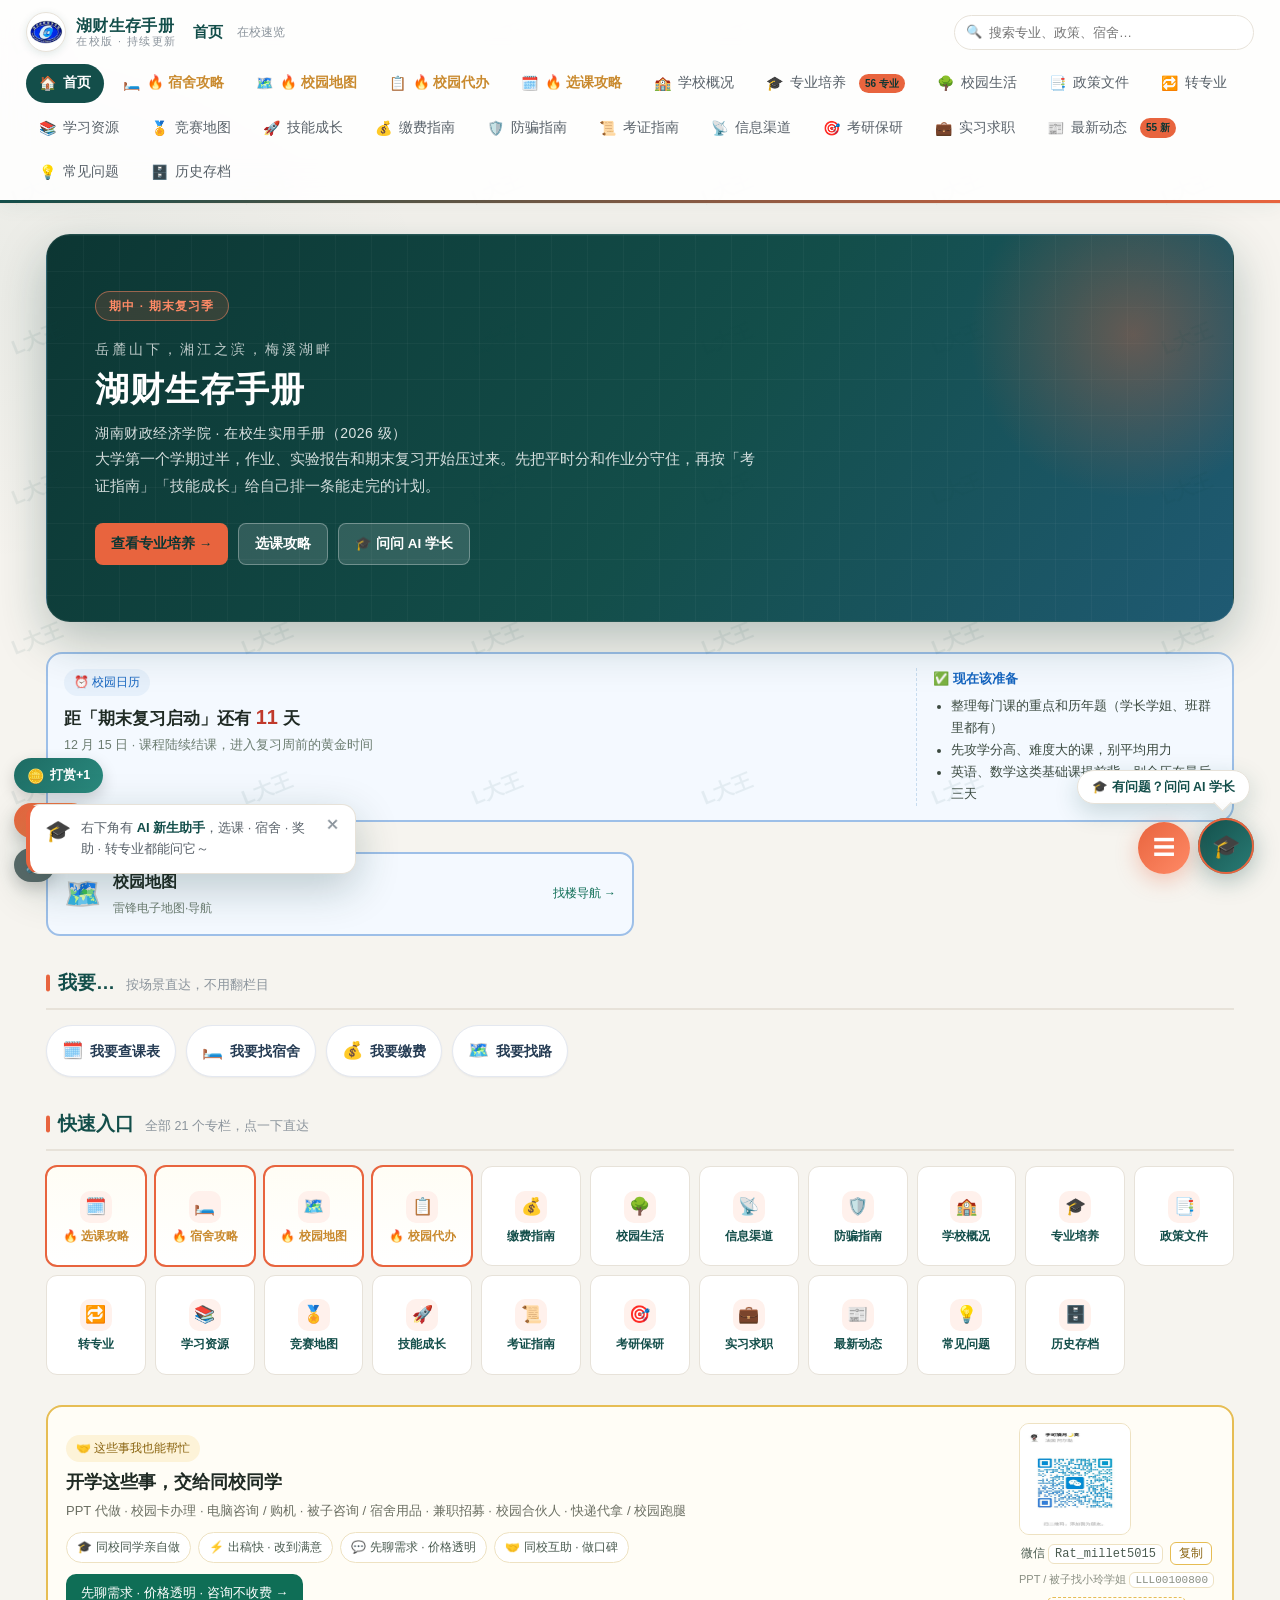
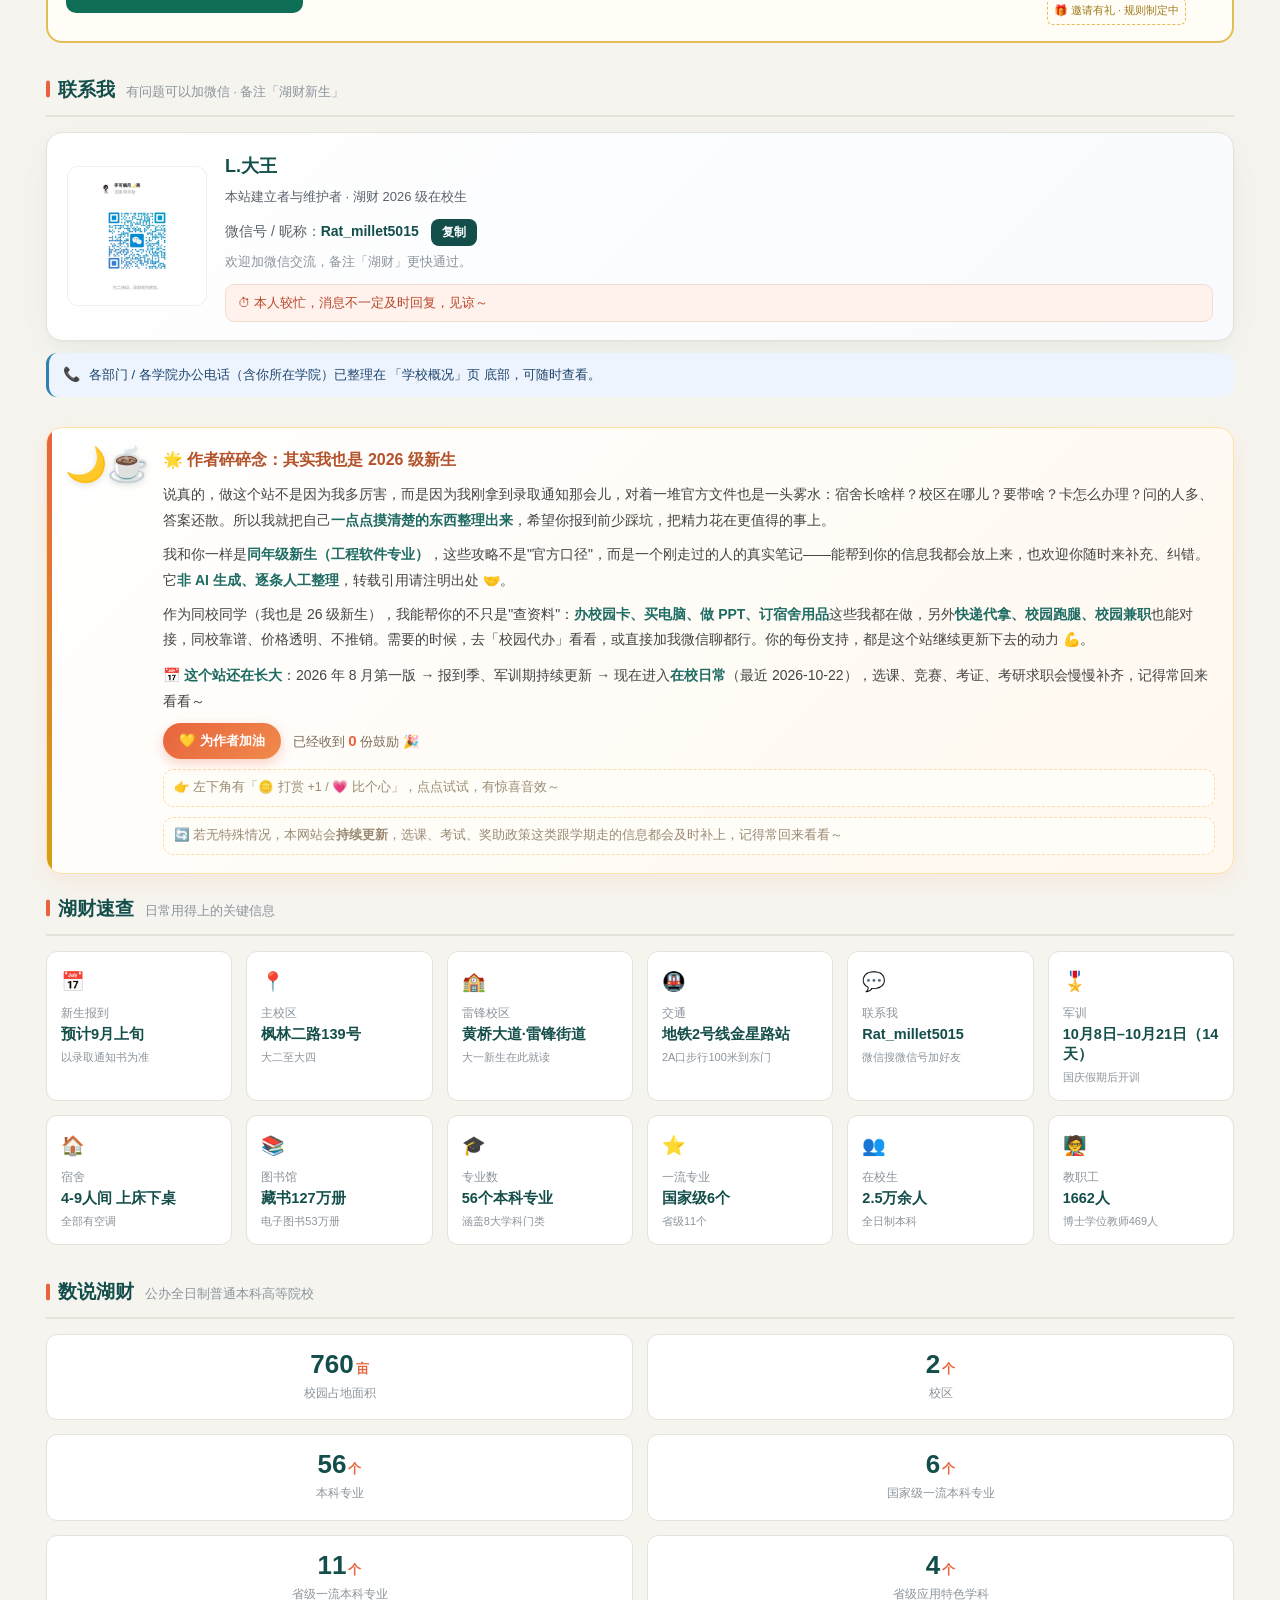
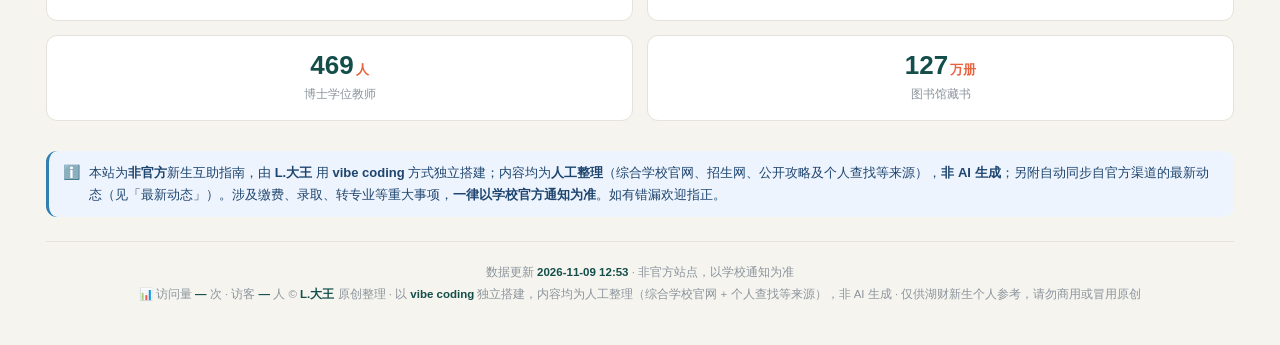
<file: index.html>
<!DOCTYPE html>
<html lang="zh-CN">
<head>
<meta charset="UTF-8">
<meta http-equiv="Cache-Control" content="no-cache, no-store, must-revalidate">
<meta http-equiv="Pragma" content="no-cache">
<meta http-equiv="Expires" content="0">
<meta name="viewport" content="width=device-width,initial-scale=1,viewport-fit=cover">
<title>湖财生存手册 · 湖南财政经济学院 2026 新生入学指南</title>
<meta name="description" content="湖财生存手册（湖南财政经济学院 2026 新生入学指南）：56个专业培养计划、校园环境、宿舍条件、入学准备清单、军训指南、政策文件、校园地图与智能问答助手。">
<link rel="icon" href="assets/img/hufe_badge.png">
<!-- leaflet 改为进地图页时按需加载（见 map.js 的 loadLeaflet），首页不再下载 144KB -->
<link rel="stylesheet" href="assets/css/style.css?v=20261022a">
<script>if(/[?&]clean=1/.test(location.search)){document.documentElement.classList.add("clean");}</script>
</head>
<body>

<div class="ovl" id="ovl"></div>

<!-- 水印 -->
<div class="wm" aria-hidden="true"></div>

<!-- 顶部导航（横向） -->
<header class="topbar" id="header">
  <div class="tb-row1">
    <button class="tb-menu" id="menuBtn">☰</button>
    <div class="brand" onclick="go('home');return false">
      <img src="assets/img/hufe_badge.png" class="brand-badge" alt="湖财校徽">
      <div class="brand-tx">
        <div class="brand-tt">湖财生存手册</div>
        <div class="brand-st">在校版 · 持续更新</div>
      </div>
    </div>
    <div class="tb-title" id="pgTitle">首页</div>
    <div class="tb-sub" id="pgSub"></div>
    <div class="tb-search">
      <span class="si">🔍</span>
      <input type="text" id="gs" placeholder="搜索专业、政策、宿舍…" autocomplete="off">
      <div class="sug" id="sug"></div>
    </div>
  </div>
  <nav class="tb-nav" id="nav"></nav>
</header>

<!-- 主区域 -->
<div class="main">
  <div class="content">
    <section class="page on" id="p-home"></section>
    <section class="page" id="p-about"></section>
    <section class="page" id="p-majors"></section>
    <section class="page" id="p-engsoft"></section>
    <section class="page" id="p-campus"></section>
    <section class="page" id="p-dorm"></section>
    <section class="page" id="p-map"></section>
    <section class="page" id="p-checklist"></section>
    <section class="page" id="p-training"></section>
    <section class="page" id="p-policies"></section>
    <section class="page" id="p-resources"></section>
    <section class="page" id="p-course"></section>
    <section class="page" id="p-cert"></section>
    <section class="page" id="p-channels"></section>
    <section class="page" id="p-postgrad"></section>
    <section class="page" id="p-job"></section>
    <section class="page" id="p-feed"></section>
    <section class="page" id="p-faq"></section>
    <section class="page" id="p-archive"></section>
    <section class="page" id="p-errands"></section>
    <section class="page" id="p-transfer"></section>
    <section class="page" id="p-compete"></section>
    <section class="page" id="p-skills"></section>
    <section class="page" id="p-classCampaign"></section>
    <section class="page" id="p-fees"></section>
    <section class="page" id="p-antiScam"></section>
    <footer class="site-foot">
      数据更新 <b id="upd">—</b> · 非官方站点，以学校通知为准<br>
      <span id="bz">📊 访问量 <b id="busuanzi_value_site_pv">—</b> 次 · 访客 <b id="busuanzi_value_site_uv">—</b> 人</span>
      <script async src="https://busuanzi.ibruce.info/busuanzi/2.3/busuanzi.pure.mini.js"></script>

      © <b>L.大王</b> 原创整理 · 以 <b>vibe coding</b> 独立搭建，内容均为人工整理（综合学校官网 + 个人查找等来源），非 AI 生成 · 仅供湖财新生个人参考，请勿商用或冒用原创
    </footer>
  </div>
</div>

<!-- 专业详情弹窗 -->
<div class="modal" id="modal">
  <div class="mbox" id="mbox"></div>
</div>

<!-- 右下角快速入口（镜像顶部导航） -->
<div class="qk-panel" id="qkPanel"></div>
<div class="qk-fab" id="qkFab" title="快速入口">☰</div>

<!-- AI 助手提示 -->
<div class="ai-hint" id="aiHint" onclick="if(window.AI)AI.open()">🎓 有问题？问问 AI 学长</div>

<!-- AI 问答 -->
<button class="fab" id="fab" title="问问 AI 学长"><span class="pulse"></span>🎓</button>

<!-- 首次访问提示 -->
<div class="ai-toast" id="aiToast">
  <div class="at-ic">🎓</div>
  <div class="at-tx">右下角有 <b>AI 新生助手</b>，选课 · 宿舍 · 奖助 · 转专业都能问它～</div>
  <button class="at-x" id="aiToastX">✕</button>
</div>
<!-- 互动打赏栏 -->
<div class="rw-bar" id="rwBar">
  <button class="rw-btn reward" id="rewardBtn" title="请作者喝杯咖啡">🪙<span>打赏+1</span></button>
  <button class="rw-btn heart" id="heartBtn" title="比个心">💗<span>比心</span></button>
  <button class="rw-btn mute" id="muteBtn" title="音效开关">🔊</button>
</div>

<div class="chat" id="chat">
  <div class="ch-h">
    <div class="av">🎓</div>
    <div>
      <div class="tt">湖财 AI 新生助手</div>
      <div class="st"><span class="dot-s" id="aiDot" style="background:#7ed6a5"></span><span id="aiMode">本地知识库模式</span></div>
    </div>
    <div class="acts">
      <button id="chatCfg" title="设置">⚙</button>
      <button id="chatBig" title="放大">⛶</button>
      <button id="chatClr" title="清空">↻</button>
      <button id="chatX" title="关闭">✕</button>
    </div>
  </div>
  <div class="ch-b" id="chatBody"></div>
  <div class="ch-f">
    <div class="ch-in">
      <textarea id="chatIn" rows="1" placeholder="问点什么，比如「会计学专业学什么」「军训要带啥」…"></textarea>
      <button class="snd" id="chatSend">➤</button>
    </div>
    <div class="ch-tip">基于本站知识库回答 · 重要信息请以学校官方通知为准</div>
  </div>
  <!-- 设置面板 -->
  <div class="cfg" id="cfgPanel">
    <div class="ch-h" style="background:var(--navy)">
      <div class="av">⚙</div>
      <div><div class="tt">AI 引擎设置</div><div class="st">可选接入大模型，获得更自然的回答</div></div>
      <div class="acts"><button id="cfgBack">✕</button></div>
    </div>
    <div class="cfg-b">
      <div class="sw" id="swLLM">
        <div class="sb"></div>
        <div>
          <div class="st">启用大模型增强（RAG）</div>
          <div class="sd">关闭时使用内置检索引擎，完全离线可用；开启后会把检索到的知识片段交给大模型润色作答。</div>
        </div>
      </div>
      <div id="llmFields" style="display:none">
        <div class="fld">
          <label>API 地址（OpenAI 兼容格式）</label>
          <input id="cfgUrl" placeholder="https://api.deepseek.com/v1/chat/completions">
          <div class="hp">支持 DeepSeek / 通义千问 / 智谱 / OpenAI / 本地 Ollama 等任意 OpenAI 兼容接口</div>
        </div>
        <div class="fld">
          <label>API Key</label>
          <input id="cfgKey" type="password" placeholder="sk-...">
          <div class="hp">仅保存在你本机浏览器（localStorage），不会上传到任何服务器</div>
        </div>
        <div class="fld">
          <label>模型名称</label>
          <input id="cfgModel" placeholder="deepseek-chat">
        </div>
      </div>
      <div class="fld">
        <label>回答风格</label>
        <select id="cfgStyle">
          <option value="normal">标准 — 条理清晰，重点突出</option>
          <option value="short">简洁 — 直接给结论</option>
          <option value="detail">详细 — 展开说明与建议</option>
        </select>
      </div>
      <button class="btn" id="cfgSave" style="width:100%;justify-content:center">保存设置</button>
      <div class="note tip" style="margin-top:14px">
        <span class="ni">ℹ️</span>
        <div>不配置大模型也能正常使用。内置检索引擎覆盖了本站全部 <b id="kbCount">0</b> 条知识片段，常见问题都能答上来。</div>
      </div>
    </div>
  </div>
</div>

<script src="assets/js/kb.js?v=20261022a"></script>
<script src="assets/js/collector.js?v=20260814"></script>
<script src="assets/js/render.js?v=20261022c"></script>
<script src="assets/js/leifengmap.js?v=20260906j"></script>
<script src="assets/js/around.js?v=20260906f"></script>
<script src="assets/js/map.js?v=20261022d"></script>
<script src="assets/js/ai.js?v=2026090810d"></script>
<script src="assets/js/app.js?v=20261022a"></script>
<script src="assets/js/reward.js?v=20260814"></script>
<script src="assets/js/ui.js?v=20260814"></script>
<script>
(function(){
  var t=document.getElementById('aiToast'),x=document.getElementById('aiToastX');
  if(t&&x){
    if(!localStorage.getItem('hucai_aihint_seen')){
      setTimeout(function(){t.classList.add('show');},900);
      var hide=function(){t.classList.remove('show');try{localStorage.setItem('hucai_aihint_seen','1');}catch(e){}};
      x.addEventListener('click',hide);
      setTimeout(hide,9000);
    }
  }
})();
</script>
<script>
/* 右下角快速入口：从顶部导航克隆，点按直达 */
(function () {
  function buildQk() {
    var nav = document.getElementById('nav');
    var panel = document.getElementById('qkPanel');
    if (!nav || !panel) return;
    var items = Array.prototype.slice.call(nav.querySelectorAll('.nav-i')).map(function (n) {
      var id = n.getAttribute('data-id');
      var html = (n.innerHTML || '').replace(/<span class="bd"[\s\S]*?<\/span>/, '');
      return '<div class="qk-i' + (n.classList.contains('hot') ? ' hot' : '') + '" data-id="' + id + '">' + html + '</div>';
    }).join('');
    panel.innerHTML = '<div class="qk-h">快速入口 · 点按直达</div><div class="qk-grid">' + items + '</div>';
    Array.prototype.slice.call(panel.querySelectorAll('.qk-i')).forEach(function (el) {
      el.addEventListener('click', function () {
        var id = el.getAttribute('data-id');
        if (window.go) window.go(id);
        closeQk();
      });
    });
  }
  function closeQk() {
    var p = document.getElementById('qkPanel'); if (p) p.classList.remove('on');
    var f = document.getElementById('qkFab'); if (f) f.classList.remove('on');
  }
  function openQk() {
    var p = document.getElementById('qkPanel'); if (p) p.classList.add('on');
    var f = document.getElementById('qkFab'); if (f) f.classList.add('on');
  }
  function init() {
    buildQk();
    var fab = document.getElementById('qkFab');
    if (fab) fab.addEventListener('click', function (e) {
      e.stopPropagation();
      var p = document.getElementById('qkPanel');
      if (p && p.classList.contains('on')) closeQk(); else openQk();
    });
    document.addEventListener('click', function (e) {
      var p = document.getElementById('qkPanel'), f = document.getElementById('qkFab');
      if (p && f && !p.contains(e.target) && !f.contains(e.target)) closeQk();
    });
  }
  if (document.readyState === 'loading') document.addEventListener('DOMContentLoaded', init);
  else init();
})();
</script>
</body>
</html>
</file>
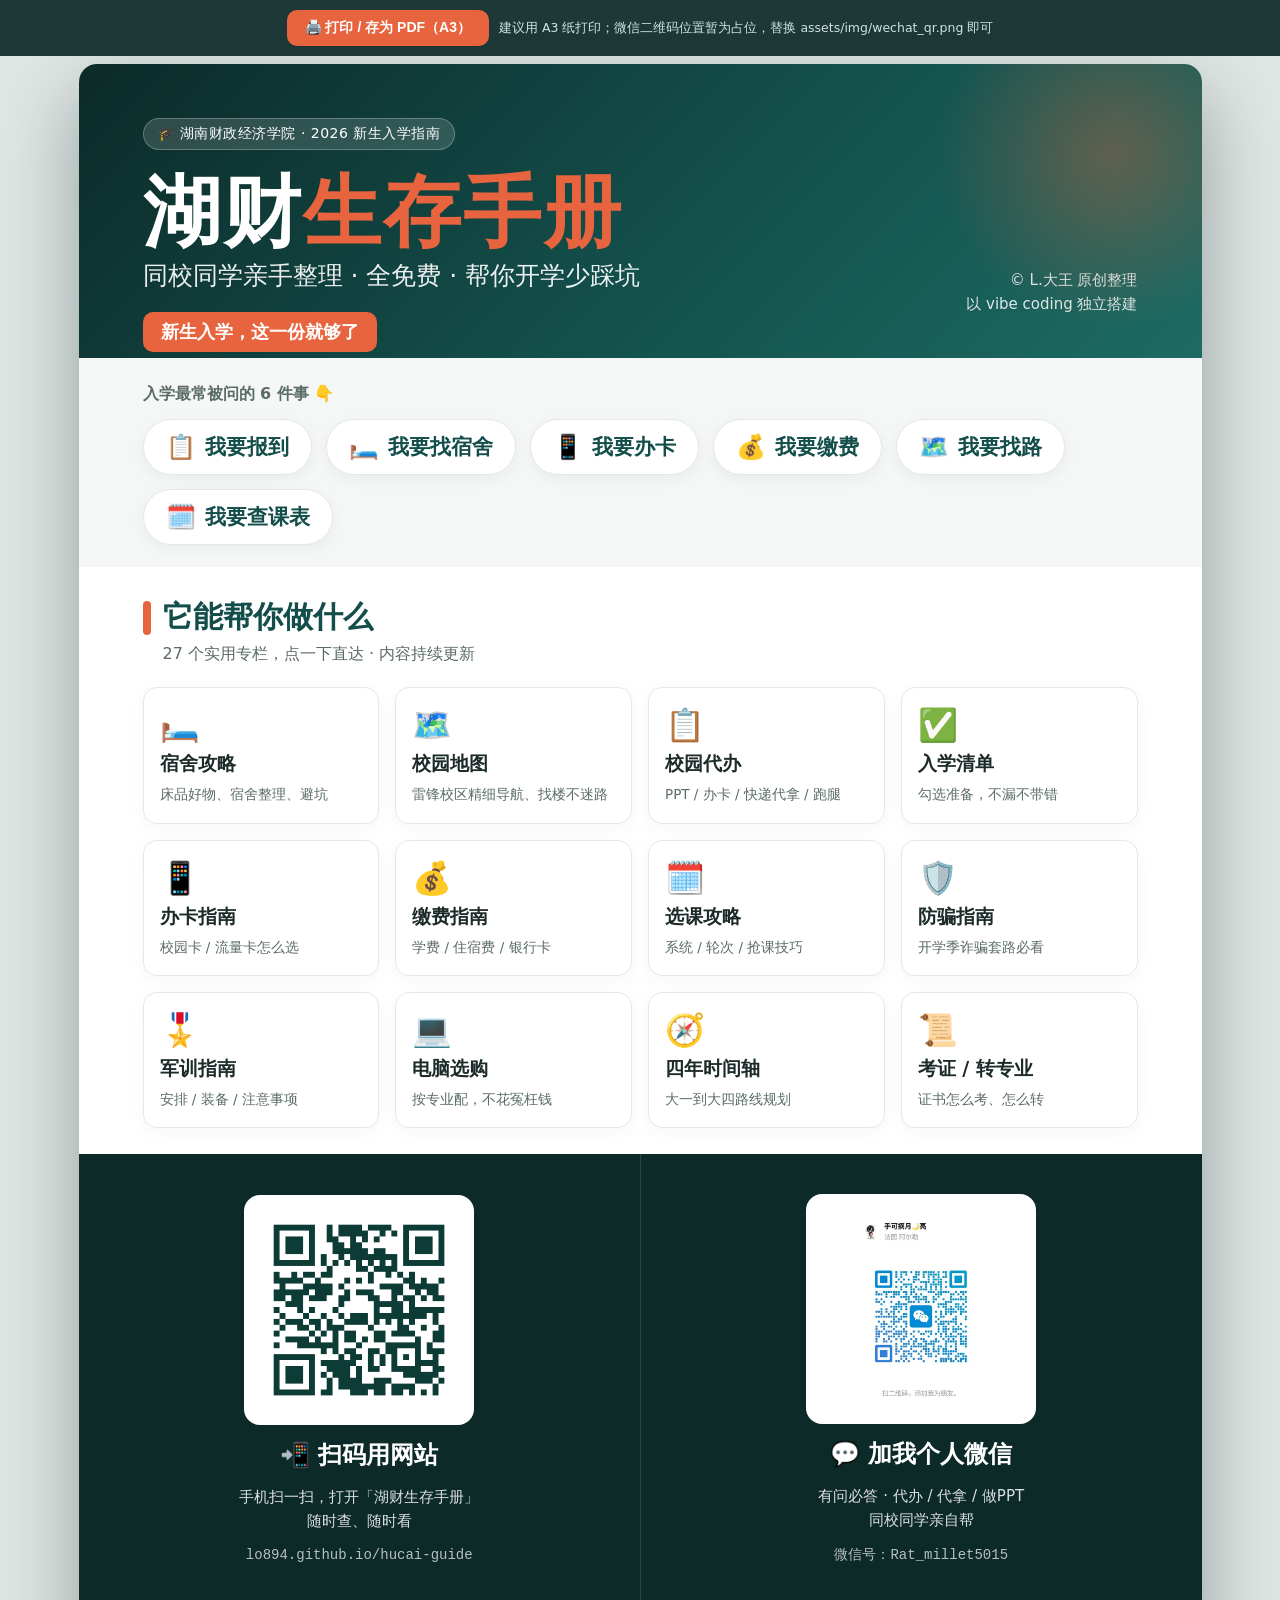
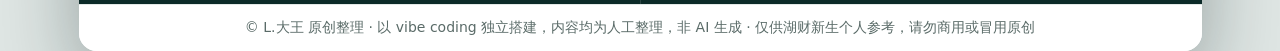
<file: poster_a3.html>
<!DOCTYPE html>
<html lang="zh-CN">
<head>
<meta charset="UTF-8">
<meta name="viewport" content="width=device-width,initial-scale=1">
<title>湖财生存手册 · A3 宣传海报</title>
<style>
  :root{
    --navy-d:#0c2a28; --navy:#134e4a; --navy-l:#1d6b63;
    --gold:#e8643e; --gold2:#d4a017; --ink:#1c2b29; --tx2:#5a6b68;
    --line:#e3e9e7; --bg:#f4f7f6;
  }
  *{box-sizing:border-box;margin:0;padding:0}
  body{font-family:"PingFang SC","Microsoft YaHei",system-ui,sans-serif;background:#dfe6e4;color:var(--ink);-webkit-font-smoothing:antialiased}
  .toolbar{position:fixed;top:0;left:0;right:0;z-index:50;display:flex;gap:10px;justify-content:center;align-items:center;padding:10px;background:rgba(12,42,40,.92);backdrop-filter:blur(6px)}
  .toolbar button{border:none;background:var(--gold);color:#fff;font-size:14px;font-weight:700;padding:9px 18px;border-radius:10px;cursor:pointer}
  .toolbar .hint{color:#cfe3df;font-size:12.5px}
  .stage{padding:64px 16px 40px;display:flex;justify-content:center}
  .poster{
    width:1123px;height:1587px;background:#fff;border-radius:18px;overflow:hidden;
    box-shadow:0 30px 80px rgba(8,30,28,.35);transform-origin:top center;
    display:flex;flex-direction:column;
  }
  /* 顶部 */
  .hd{position:relative;background:linear-gradient(135deg,var(--navy-d) 0%,var(--navy) 52%,var(--navy-l) 100%);color:#fff;padding:54px 64px 46px;overflow:hidden}
  .hd:after{content:"";position:absolute;right:-90px;top:-90px;width:360px;height:360px;border-radius:50%;background:radial-gradient(circle,rgba(232,100,62,.34),transparent 68%);pointer-events:none}
  .hd .badge{display:inline-flex;align-items:center;gap:8px;background:rgba(255,255,255,.14);border:1px solid rgba(255,255,255,.25);padding:6px 14px;border-radius:999px;font-size:14px;letter-spacing:.5px}
  .hd h1{font-size:78px;line-height:1.04;font-weight:800;margin:22px 0 6px;letter-spacing:2px}
  .hd h1 .em{color:var(--gold)}
  .hd .sub{font-size:25px;opacity:.92;font-weight:500}
  .hd .tag{margin-top:20px;display:inline-block;background:var(--gold);color:#fff;font-size:18px;font-weight:700;padding:8px 18px;border-radius:10px}
  .hd .by{position:absolute;right:64px;bottom:42px;text-align:right;font-size:15px;opacity:.85;line-height:1.6}
  /* 我要… 场景条 */
  .scn{background:var(--bg);padding:26px 64px 22px}
  .scn .lab{font-size:16px;color:var(--tx2);font-weight:700;margin-bottom:14px}
  .scn .row{display:flex;flex-wrap:wrap;gap:14px}
  .scn .pill{display:inline-flex;align-items:center;gap:9px;background:#fff;border:1.5px solid var(--line);border-radius:999px;padding:13px 22px;font-size:21px;font-weight:700;color:var(--navy);box-shadow:0 4px 14px rgba(12,42,40,.05)}
  .scn .pill .ic{font-size:24px}
  /* 功能网格 */
  .feat{padding:30px 64px 26px;flex:1}
  .feat .h{font-size:30px;font-weight:800;color:var(--navy);margin-bottom:6px;display:flex;align-items:center;gap:12px}
  .feat .h:before{content:"";width:8px;height:34px;border-radius:4px;background:var(--gold)}
  .feat .d{font-size:16px;color:var(--tx2);margin-bottom:22px;padding-left:20px}
  .grid{display:grid;grid-template-columns:repeat(4,1fr);gap:16px}
  .card{background:#fff;border:1px solid var(--line);border-radius:14px;padding:18px 16px;display:flex;flex-direction:column;gap:7px;box-shadow:0 4px 16px rgba(12,42,40,.04);transition:.15s}
  .card:hover{transform:translateY(-3px);box-shadow:0 10px 26px rgba(12,42,40,.1)}
  .card .ic{font-size:32px}
  .card .t{font-size:19px;font-weight:800;color:var(--ink)}
  .card .x{font-size:13.5px;color:var(--tx2);line-height:1.5}
  /* 底部二维码 */
  .foot{display:grid;grid-template-columns:1fr 1fr;gap:0;background:var(--navy-d);color:#fff}
  .qr{display:flex;flex-direction:column;align-items:center;justify-content:center;gap:14px;padding:40px 30px}
  .qr+.qr{border-left:1px solid rgba(255,255,255,.12)}
  .qr .box{width:230px;height:230px;background:#fff;border-radius:16px;display:flex;align-items:center;justify-content:center;padding:12px;overflow:hidden}
  .qr .box img{width:100%;height:100%;object-fit:contain;display:block}
  .qr .ph{width:100%;height:100%;display:none;flex-direction:column;align-items:center;justify-content:center;gap:8px;color:#9bb;border:2px dashed #c7d3d0;border-radius:12px;text-align:center;font-size:15px;line-height:1.5}
  .qr .ttl{font-size:24px;font-weight:800}
  .qr .sub{font-size:15px;opacity:.85;text-align:center;line-height:1.6}
  .qr .code{font-size:14px;opacity:.7;font-family:ui-monospace,monospace}
  .credit{padding:14px 64px;background:#fff;font-size:14px;color:var(--tx2);text-align:center;border-top:1px solid var(--line)}
  .credit b{color:var(--navy)}
  @media print{
    @page{size:A3;margin:0}
    body{background:#fff}
    .toolbar{display:none}
    .stage{padding:0}
    .poster{box-shadow:none;border-radius:0;transform:none!important}
  }
</style>
</head>
<body>
<div class="toolbar">
  <button onclick="window.print()">🖨️ 打印 / 存为 PDF（A3）</button>
  <span class="hint">建议用 A3 纸打印；微信二维码位置暂为占位，替换 assets/img/wechat_qr.png 即可</span>
</div>

<div class="stage">
  <div class="poster" id="poster">
    <!-- 顶部标题 -->
    <div class="hd">
      <span class="badge">🎓 湖南财政经济学院 · 2026 新生入学指南</span>
      <h1>湖财<span class="em">生存手册</span></h1>
      <div class="sub">同校同学亲手整理 · 全免费 · 帮你开学少踩坑</div>
      <div class="tag">新生入学，这一份就够了</div>
      <div class="by">© L.大王 原创整理<br>以 vibe coding 独立搭建</div>
    </div>

    <!-- 我要… 场景条 -->
    <div class="scn">
      <div class="lab">入学最常被问的 6 件事 👇</div>
      <div class="row">
        <span class="pill"><span class="ic">📋</span>我要报到</span>
        <span class="pill"><span class="ic">🛏️</span>我要找宿舍</span>
        <span class="pill"><span class="ic">📱</span>我要办卡</span>
        <span class="pill"><span class="ic">💰</span>我要缴费</span>
        <span class="pill"><span class="ic">🗺️</span>我要找路</span>
        <span class="pill"><span class="ic">🗓️</span>我要查课表</span>
      </div>
    </div>

    <!-- 功能网格 -->
    <div class="feat">
      <div class="h">它能帮你做什么</div>
      <div class="d">27 个实用专栏，点一下直达 · 内容持续更新</div>
      <div class="grid">
        <div class="card"><span class="ic">🛏️</span><span class="t">宿舍攻略</span><span class="x">床品好物、宿舍整理、避坑</span></div>
        <div class="card"><span class="ic">🗺️</span><span class="t">校园地图</span><span class="x">雷锋校区精细导航、找楼不迷路</span></div>
        <div class="card"><span class="ic">📋</span><span class="t">校园代办</span><span class="x">PPT / 办卡 / 快递代拿 / 跑腿</span></div>
        <div class="card"><span class="ic">✅</span><span class="t">入学清单</span><span class="x">勾选准备，不漏不带错</span></div>
        <div class="card"><span class="ic">📱</span><span class="t">办卡指南</span><span class="x">校园卡 / 流量卡怎么选</span></div>
        <div class="card"><span class="ic">💰</span><span class="t">缴费指南</span><span class="x">学费 / 住宿费 / 银行卡</span></div>
        <div class="card"><span class="ic">🗓️</span><span class="t">选课攻略</span><span class="x">系统 / 轮次 / 抢课技巧</span></div>
        <div class="card"><span class="ic">🛡️</span><span class="t">防骗指南</span><span class="x">开学季诈骗套路必看</span></div>
        <div class="card"><span class="ic">🎖️</span><span class="t">军训指南</span><span class="x">安排 / 装备 / 注意事项</span></div>
        <div class="card"><span class="ic">💻</span><span class="t">电脑选购</span><span class="x">按专业配，不花冤枉钱</span></div>
        <div class="card"><span class="ic">🧭</span><span class="t">四年时间轴</span><span class="x">大一到大四路线规划</span></div>
        <div class="card"><span class="ic">📜</span><span class="t">考证 / 转专业</span><span class="x">证书怎么考、怎么转</span></div>
      </div>
    </div>

    <!-- 底部二维码 -->
    <div class="foot">
      <div class="qr">
        <div class="box">
          <img src="assets/img/site_qr.png" alt="网站二维码">
        </div>
        <div class="ttl">📲 扫码用网站</div>
        <div class="sub">手机扫一扫，打开「湖财生存手册」<br>随时查、随时看</div>
        <div class="code">lo894.github.io/hucai-guide</div>
      </div>
      <div class="qr">
        <div class="box">
          <img src="assets/img/contact_qr.jpg" alt="微信二维码" onerror="this.style.display='none';this.nextElementSibling.style.display='flex'">
          <div class="ph">＋<br>在此放入你的<br>微信二维码</div>
        </div>
        <div class="ttl">💬 加我个人微信</div>
        <div class="sub">有问必答 · 代办 / 代拿 / 做PPT<br>同校同学亲自帮</div>
        <div class="code">微信号：Rat_millet5015</div>
      </div>
    </div>

    <div class="credit">© L.大王 原创整理 · 以 vibe coding 独立搭建，内容均为人工整理，非 AI 生成 · 仅供湖财新生个人参考，请勿商用或冒用原创</div>
  </div>
</div>

<script>
  function fit(){
    var p=document.getElementById('poster');
    var s=Math.min((window.innerWidth-32)/1123, 1);
    p.style.transform='scale('+s+')';
    p.parentElement.style.height=(1587*s)+'px';
  }
  window.addEventListener('resize',fit); fit();
</script>
</body>
</html>
</file>
<file: assets/css/style.css>
/* ===== 湖南财政经济学院新生入学指南 ===== */
:root{
  --navy:#134e4a; --navy-d:#0c3633; --navy-l:#2a7d76;
  --gold:#e8643e; --gold-l:#ff8a66; --gold-bg:#fff1ec;
  --red:#d6453f; --green:#2e8d6b; --blue:#2f7fb0; --purple:#7a5aa6;
  --bg:#f6f4ef; --bg2:#ece8e0; --card:#ffffff;
  --tx:#23292f; --tx2:#586169; --tx3:#8b949c;
  --line:#e7e2d9; --line2:#f2efe9;
  --sh:0 1px 3px rgba(20,78,74,.04),0 10px 30px rgba(20,78,74,.06);
  --sh-h:0 6px 18px rgba(20,78,74,.08),0 20px 46px rgba(20,78,74,.10);
  --r:16px; --r-s:11px; --nav:238px;
  --ff:"PingFang SC","Microsoft YaHei","Hiragino Sans GB","Source Han Sans SC",-apple-system,BlinkMacSystemFont,"Segoe UI",Roboto,sans-serif;
}
*{box-sizing:border-box;margin:0;padding:0}
html{scroll-behavior:smooth}
body{font-family:var(--ff);background:var(--bg);color:var(--tx);font-size:15px;line-height:1.75;-webkit-font-smoothing:antialiased;overflow-x:hidden}
a{color:inherit;text-decoration:none}
button{font-family:inherit;cursor:pointer;border:none;background:none;color:inherit}
input,select,textarea{font-family:inherit;font-size:inherit;color:inherit}
img{max-width:100%;display:block}
::-webkit-scrollbar{width:9px;height:9px}
::-webkit-scrollbar-thumb{background:#c8cfdd;border-radius:6px}
::-webkit-scrollbar-thumb:hover{background:#aab4c8}
::-webkit-scrollbar-track{background:transparent}

/* ---------- 顶部导航（横向） ---------- */
.topbar{position:sticky;top:0;z-index:100;background:rgba(255,255,255,.86);backdrop-filter:blur(18px);-webkit-backdrop-filter:blur(18px);border-bottom:1px solid var(--line);box-shadow:0 4px 18px rgba(20,78,74,.05)}
.topbar::before{content:"";position:absolute;left:0;right:0;bottom:0;height:3px;background:linear-gradient(90deg,var(--navy),var(--gold))}
.tb-row1{display:flex;align-items:center;gap:14px;padding:12px 26px;max-width:1280px;margin:0 auto}
.tb-menu{display:none;font-size:22px;color:var(--navy)}
.brand{display:flex;align-items:center;gap:10px;cursor:pointer;flex-shrink:0;user-select:none}
.brand-badge{width:40px;height:40px;border-radius:50%;object-fit:contain;background:#fff;border:1px solid var(--line);padding:2px;flex-shrink:0;box-shadow:0 2px 8px rgba(20,78,74,.12)}
.brand-tx{line-height:1.15}
.brand-tt{font-size:16px;font-weight:800;color:var(--navy);letter-spacing:.3px}
.brand-st{font-size:10.5px;color:var(--tx3);letter-spacing:1.5px}
.tb-title{font-size:15px;font-weight:700;color:var(--navy);margin-left:2px}
.tb-sub{font-size:12px;color:var(--tx3)}
.tb-search{margin-left:auto;position:relative;width:300px}
.tb-search input{width:100%;padding:9px 14px 9px 34px;border:1px solid var(--line);border-radius:20px;background:#fff;font-size:13px;outline:none;transition:.16s}
.tb-search input:focus{border-color:var(--gold);box-shadow:0 0 0 3px rgba(232,100,62,.12)}
.tb-search .si{position:absolute;left:12px;top:50%;transform:translateY(-50%);color:var(--tx3);font-size:13px;pointer-events:none}
.sug{position:absolute;top:calc(100% + 6px);left:0;right:0;background:#fff;border:1px solid var(--line);border-radius:var(--r-s);box-shadow:var(--sh-h);max-height:340px;overflow-y:auto;display:none;z-index:70}
.sug.on{display:block}
.sug-i{padding:9px 13px;cursor:pointer;border-bottom:1px solid var(--line2);font-size:13px}
.sug-i:last-child{border:none}
.sug-i:hover{background:var(--bg2)}
.sug-i .st{font-weight:600;color:var(--navy);margin-bottom:1px}
.sug-i .sd{font-size:11.5px;color:var(--tx3);overflow:hidden;text-overflow:ellipsis;white-space:nowrap}
.sug-i .sm{font-size:10px;color:var(--gold);font-weight:600}
.tb-nav{display:flex;flex-wrap:wrap;gap:6px;padding:0 26px 11px;max-width:1280px;margin:0 auto}
.nav-i{display:inline-flex;align-items:center;gap:7px;padding:7px 13px;border-radius:20px;color:var(--tx2);font-size:13.5px;cursor:pointer;transition:.16s;white-space:nowrap;flex-shrink:0}
.nav-i:hover{background:var(--bg2);color:var(--navy)}
.nav-i.on{background:var(--navy);color:#fff;font-weight:600}
.nav-i .ic{font-size:14px}
.nav-i .bd{margin-left:6px;font-size:10px;background:var(--gold);color:var(--navy-d);padding:1px 6px;border-radius:20px;font-weight:700}

/* ---------- 主区域 ---------- */
.main{min-height:100vh}
.content{padding:30px 26px 40px;max-width:1240px;margin:0 auto}
.page{display:none;animation:fade .3s ease}
.page.on{display:block}
@keyframes fade{from{opacity:0;transform:translateY(8px)}to{opacity:1;transform:none}}
.site-foot{max-width:1240px;margin:24px auto 0;padding:20px 26px 0;border-top:1px solid var(--line);font-size:11.5px;color:var(--tx3);line-height:1.9;text-align:center}
.site-foot b{color:var(--navy);font-weight:600}

/* ---------- 通用组件 ---------- */
.sec{margin-bottom:30px}
.sec-h{display:flex;align-items:baseline;gap:11px;margin-bottom:15px;padding-bottom:9px;border-bottom:2px solid var(--line)}
.sec-h h2{font-size:19px;font-weight:700;color:var(--navy);position:relative;padding-left:12px}
.sec-h h2::before{content:"";position:absolute;left:0;top:50%;transform:translateY(-50%);width:4px;height:17px;background:var(--gold);border-radius:2px}
.sec-h .d{font-size:12.5px;color:var(--tx3)}
.sec-h .more{margin-left:auto;font-size:12.5px;color:var(--navy-l);cursor:pointer;font-weight:600}
.sec-h .more:hover{color:var(--gold)}
.card{background:var(--card);border:1px solid var(--line);border-radius:var(--r);padding:18px 20px;box-shadow:var(--sh)}
.contact-card{display:flex;gap:18px;align-items:center;background:linear-gradient(135deg,#fff 0%,#f8fafd 100%);border:1px solid var(--line);border-radius:var(--r);padding:18px 20px;box-shadow:var(--sh);flex-wrap:wrap}
.contact-qr{width:140px;height:140px;flex-shrink:0;background:#fff;border:1px solid var(--line2);border-radius:var(--r-s);padding:6px;overflow:hidden}
.contact-qr img{width:100%;height:100%;object-fit:contain;display:block}
.contact-info{flex:1;min-width:180px}
.contact-name{font-size:18px;font-weight:700;color:var(--navy);margin-bottom:4px}
.contact-role{font-size:13px;color:var(--tx2);margin-bottom:10px}
.contact-wx{font-size:14px;color:var(--tx2);margin-bottom:6px}
.contact-wx b{color:var(--navy)}
.contact-qq{font-size:14px;color:var(--tx2);margin-bottom:6px;display:flex;align-items:center;gap:4px}
.contact-qq b{color:var(--navy)}
.contact-note{font-size:13px;color:var(--tx3);line-height:1.6}
.share-pw{display:inline-flex;align-items:center;gap:8px;margin:8px 0 4px;background:#fff0e9;border:1px dashed #e8643e;border-radius:10px;padding:6px 12px}
.share-pw .k{font-size:12px;color:#c0623c}
.share-pw b{font-size:15px;letter-spacing:1px;color:#d4542e}
.share-dl{display:inline-block;margin-top:6px;font-size:13px;color:var(--gold);font-weight:600;text-decoration:none;border:1px solid var(--gold);border-radius:10px;padding:6px 12px}
.share-dl:hover{background:var(--gold);color:#fff}
.contact-busy{margin-top:11px;font-size:12.5px;color:#b8472a;background:var(--gold-bg);border:1px solid #f3dccf;border-radius:9px;padding:8px 12px;line-height:1.6}
.doc-i{background:#fffaf3;border:1px solid var(--line);border-left:3px solid var(--navy);border-radius:10px;padding:11px 14px}
.doc-n{font-weight:700;color:var(--navy);font-size:14px;margin-bottom:4px}
.doc-t{font-size:12.5px;color:var(--tx2);line-height:1.65}
.ophones{display:flex;flex-direction:column;gap:14px}
.oph-g{background:var(--card);border:1px solid var(--line);border-radius:var(--r-s);padding:13px 16px;box-shadow:var(--sh)}
.oph-gt{font-weight:700;font-size:14px;margin-bottom:9px;color:var(--navy);display:flex;align-items:center;gap:7px}
.oph-gt::before{content:"";width:4px;height:14px;background:var(--gold);border-radius:2px;display:inline-block}
.oph-list{display:grid;grid-template-columns:repeat(auto-fill,minmax(230px,1fr));gap:2px 18px}
.oph-i{display:flex;justify-content:space-between;align-items:center;gap:10px;padding:7px 2px;border-bottom:1px dashed var(--line)}
.oph-i:last-child{border-bottom:none}
.oph-n{font-size:13px;color:var(--tx);line-height:1.4}
.oph-mk{display:inline-block;margin-left:7px;font-size:10.5px;font-weight:700;color:#fff;background:var(--gold);border-radius:6px;padding:1px 7px;vertical-align:middle;white-space:nowrap}
.oph-p{font-size:13.5px;font-weight:700;color:var(--navy);white-space:nowrap;letter-spacing:.3px}
.oph-p a{color:inherit;text-decoration:none}
.oph-p a:hover{color:var(--gold)}
.grid{display:grid;gap:14px}
.g2{grid-template-columns:repeat(2,1fr)}
.g3{grid-template-columns:repeat(3,1fr)}
.g4{grid-template-columns:repeat(4,1fr)}
.g6{grid-template-columns:repeat(6,1fr)}
.g-stats{grid-template-columns:repeat(2,1fr)}
/* 首页快速入口：正方形小方块宫格，自适应紧密排列 */
.g-entry{grid-template-columns:repeat(auto-fill,minmax(94px,1fr));gap:9px}
/* 重点入口高亮：宿舍攻略 / 办卡指南 / 校园代办 */
.entry.hot{outline:2px solid var(--gold);outline-offset:-1px;background:linear-gradient(180deg,#fffdf5,#fff)}
.entry.hot .et{color:#c98a2e}
.nav-i.hot>span:nth-child(2){color:#c98a2e;font-weight:800}
.qk-i.hot{outline:2px solid var(--gold);outline-offset:-1px;background:#fffdf5;color:var(--navy);font-weight:700}
.svc-wx{margin-top:10px;padding-top:9px;border-top:1px dashed var(--line2);display:flex;flex-direction:column;gap:7px}
/* 兼职招募 · 置顶金色大卡 */
.svc-feat{background:linear-gradient(135deg,#fffdf3,#fff6e0);border:2px solid var(--gold)!important;box-shadow:0 12px 28px rgba(232,150,60,.22);margin-bottom:0;width:100%}
.svc-feat .feat-badge{display:inline-block;background:linear-gradient(135deg,#f0a04a,#e07a3a);color:#fff;font-weight:800;font-size:12.5px;padding:4px 14px;border-radius:20px;margin-bottom:10px;box-shadow:0 4px 12px rgba(224,122,58,.35)}
.svc-feat .sim-rows{background:rgba(255,255,255,.6);border-radius:10px;padding:2px 10px}
.svc-w{display:flex;align-items:center;gap:6px;font-size:12.5px;color:var(--tx2);flex-wrap:wrap}
.svc-w .svc-who{font-weight:700;color:var(--navy);white-space:nowrap}
.svc-w code{font-family:var(--ff);font-size:13px;font-weight:800;color:var(--green);word-break:break-all}
.svc-w .btn{padding:3px 10px;font-size:11.5px;border-radius:7px}
.tag{display:inline-block;padding:1.5px 8px;border-radius:20px;font-size:11px;font-weight:600;background:var(--bg2);color:var(--tx2);white-space:nowrap}
.tag.gold{background:var(--gold-bg);color:#b8472a}
.tag.navy{background:#e8effa;color:var(--navy)}
.tag.green{background:#e6f5ee;color:var(--green)}
.tag.red{background:#fdeceb;color:var(--red)}
.tag.purple{background:#f0ebfa;color:var(--purple)}
.btn{display:inline-flex;align-items:center;gap:6px;padding:8px 16px;border-radius:8px;background:var(--navy);color:#fff;font-size:13.5px;font-weight:600;transition:.16s}
.btn:hover{background:var(--navy-l);transform:translateY(-1px);box-shadow:0 4px 12px rgba(20,78,74,.2)}
.btn.gh{background:#fff;color:var(--navy);border:1px solid var(--line)}
.btn.gh:hover{background:var(--bg2);border-color:var(--navy-l)}
.btn.gold{background:var(--gold)}
.btn.gold:hover{background:var(--gold-l)}
.btn.sm{padding:5px 11px;font-size:12px}
.note{border-radius:var(--r-s);padding:11px 14px;font-size:13px;line-height:1.7;display:flex;gap:9px;align-items:flex-start}
.note .ni{flex-shrink:0;font-size:14px;line-height:1.5}
.note.tip{background:#eef4fd;border-left:3px solid var(--blue);color:#1e456f}
.note.warn{background:#fff3ef;border-left:3px solid var(--gold);color:#8a4a2f}
.note.danger{background:#fdeceb;border-left:3px solid var(--red);color:#8c2d22}
.note.ok{background:#e9f6f0;border-left:3px solid var(--green);color:#1d5b40}
.empty{text-align:center;padding:50px 20px;color:var(--tx3)}
.empty .ei{font-size:38px;margin-bottom:10px;opacity:.5}
table.tb{width:100%;border-collapse:collapse;font-size:13.5px;background:#fff;border-radius:var(--r-s);overflow:hidden}
table.tb th{background:var(--navy);color:#fff;padding:10px 13px;text-align:left;font-weight:600;font-size:13px;white-space:nowrap}
table.tb td{padding:10px 13px;border-bottom:1px solid var(--line2);color:var(--tx2)}
table.tb tr:last-child td{border:none}
table.tb tbody tr:hover{background:#f8fafd}
table.tb td b{color:var(--tx);font-weight:600}
.tw{overflow-x:auto;border:1px solid var(--line);border-radius:var(--r-s);box-shadow:var(--sh)}

/* ---------- Hero ---------- */
.hero{position:relative;border-radius:24px;overflow:hidden;margin-bottom:30px;background:linear-gradient(125deg,var(--navy-d),var(--navy) 55%,#1f5a73);color:#fff;padding:56px 48px;border:1px solid rgba(255,255,255,.08);box-shadow:0 18px 50px rgba(12,54,51,.28)}
.hero::after{content:"";position:absolute;right:-70px;top:-70px;width:340px;height:340px;border-radius:50%;background:radial-gradient(circle,rgba(232,100,62,.36),transparent 68%);z-index:1;pointer-events:none}
.hero::before{content:"";position:absolute;inset:0;background-image:linear-gradient(rgba(255,255,255,.06) 1px,transparent 1px),linear-gradient(90deg,rgba(255,255,255,.06) 1px,transparent 1px);background-size:36px 36px;opacity:.6;z-index:1;pointer-events:none}
.hero-in{position:relative;z-index:2;max-width:660px}
.hero .yr{display:inline-block;background:rgba(232,100,62,.18);border:1px solid rgba(255,138,102,.5);color:var(--gold-l);padding:4px 13px;border-radius:20px;font-size:11.5px;font-weight:700;letter-spacing:1.2px;margin-bottom:16px}
.hero h1{font-size:34px;font-weight:800;letter-spacing:1px;margin-bottom:10px;line-height:1.3}
.hero .sl{font-size:14px;color:rgba(255,255,255,.72);margin-bottom:6px;letter-spacing:3px}
.hero .ds{font-size:14.5px;color:rgba(255,255,255,.82);line-height:1.9;margin-bottom:22px}
.hero-btns{display:flex;gap:10px;flex-wrap:wrap}
.hero-btns .btn{background:var(--gold);color:var(--navy-d)}
.hero-btns .btn:hover{background:var(--gold-l)}
.hero-btns .btn.o{background:rgba(255,255,255,.14);color:#fff;border:1px solid rgba(255,255,255,.3)}
.hero-btns .btn.o:hover{background:rgba(255,255,255,.24)}

/* 速查卡 */
.qf{background:#fff;border:1px solid var(--line);border-radius:11px;padding:13px 14px;transition:.18s;cursor:default}
.qf:hover{transform:translateY(-2px);box-shadow:var(--sh-h);border-color:#cdd8ea}
.qf .qi{font-size:19px;margin-bottom:5px}
.qf .ql{font-size:11.5px;color:var(--tx3);margin-bottom:2px}
.qf .qv{font-size:14.5px;font-weight:700;color:var(--navy);line-height:1.35}
.qf .qn{font-size:11px;color:var(--tx3);margin-top:3px}

/* 数说 */
.stat{text-align:center;padding:16px 8px;background:#fff;border:1px solid var(--line);border-radius:var(--r-s)}
.stat .n{font-size:26px;font-weight:800;color:var(--navy);line-height:1;font-family:"DIN Alternate","Bebas Neue",var(--ff)}
.stat .n span{font-size:13px;font-weight:600;color:var(--gold);margin-left:2px}
.stat .l{font-size:11.5px;color:var(--tx3);margin-top:6px}

/* 快捷入口 */
/* 首页快速入口：正方形小方块，图标宫格，紧凑排列 */
.entry{background:#fff;border:1px solid var(--line);border-radius:var(--r-s);padding:10px 6px 8px;cursor:pointer;transition:.18s;position:relative;overflow:hidden;aspect-ratio:1/1;display:flex;flex-direction:column;align-items:center;justify-content:center;text-align:center;gap:6px}
.entry::after{content:"";position:absolute;right:0;top:0;bottom:0;width:3px;background:var(--gold);opacity:0;transition:.18s}
.entry:hover{transform:translateY(-2px);box-shadow:var(--sh-h);border-color:#cdd8ea}
.entry:hover::after{opacity:1}
.entry .ei{width:32px;height:32px;border-radius:10px;display:grid;place-items:center;font-size:17px;margin:0;background:var(--gold-bg);flex-shrink:0}
.entry .et{font-size:12px;font-weight:700;color:var(--navy);margin:0;line-height:1.3;display:-webkit-box;-webkit-line-clamp:2;-webkit-box-orient:vertical;overflow:hidden}
.entry .ed{display:none}

/* ---------- 专业库 ---------- */
.flt{background:#fff;border:1px solid var(--line);border-radius:var(--r);padding:14px 16px;margin-bottom:16px;box-shadow:var(--sh)}
.flt-r{display:flex;gap:8px;flex-wrap:wrap;align-items:center;margin-bottom:9px}
.flt-r:last-child{margin:0}
.flt-l{font-size:12.5px;color:var(--tx3);font-weight:600;width:52px;flex-shrink:0}
.chip{padding:4px 12px;border-radius:20px;font-size:12.5px;background:var(--bg2);color:var(--tx2);cursor:pointer;transition:.15s;border:1px solid transparent}
.chip:hover{background:#e2e8f4;color:var(--navy)}
.chip.on{background:var(--navy);color:#fff;font-weight:600}
.chip.on.g{background:var(--gold);color:#fff}
.mj{background:#fff;border:1px solid var(--line);border-radius:var(--r);padding:15px 17px;cursor:pointer;transition:.18s;display:flex;flex-direction:column;position:relative}
.mj:hover{transform:translateY(-3px);box-shadow:var(--sh-h);border-color:var(--navy-l)}
.mj-t{display:flex;align-items:flex-start;gap:8px;margin-bottom:7px}
.mj-n{font-size:15.5px;font-weight:700;color:var(--navy);line-height:1.4;flex:1}
.mj-lv{position:absolute;top:0;right:0;font-size:10px;padding:2px 9px;border-radius:0 13px 0 10px;font-weight:700}
.mj-lv.n{background:var(--gold);color:#fff}
.mj-lv.p{background:#dce7f8;color:var(--navy)}
.mj-m{display:flex;gap:6px;flex-wrap:wrap;margin-bottom:9px}
.mj-g{font-size:12.5px;color:var(--tx2);line-height:1.65;display:-webkit-box;-webkit-line-clamp:3;-webkit-box-orient:vertical;overflow:hidden;flex:1}
.mj-f{display:flex;align-items:center;gap:8px;margin-top:11px;padding-top:9px;border-top:1px solid var(--line2);font-size:11.5px;color:var(--tx3)}
.mj-f .fee{color:var(--red);font-weight:700}
.mj-f .go{margin-left:auto;color:var(--navy-l);font-weight:600}

/* 弹窗 */
.modal{position:fixed;inset:0;background:rgba(12,54,51,.5);backdrop-filter:blur(3px);z-index:200;display:none;align-items:center;justify-content:center;padding:24px}
.modal.on{display:flex;animation:fade .2s}
.mbox{background:#fff;border-radius:16px;max-width:820px;width:100%;max-height:88vh;overflow-y:auto;box-shadow:0 24px 70px rgba(12,54,51,.35);animation:up .26s cubic-bezier(.2,.8,.3,1)}
@keyframes up{from{transform:translateY(24px) scale(.98);opacity:0}to{transform:none;opacity:1}}
.mhead{position:sticky;top:0;background:linear-gradient(120deg,var(--navy-d),var(--navy));color:#fff;padding:20px 24px;z-index:2}
.mhead h3{font-size:21px;font-weight:700;margin-bottom:5px;padding-right:36px}
.mhead .ms{font-size:12.5px;color:rgba(255,255,255,.72);display:flex;gap:12px;flex-wrap:wrap}
.mclose{position:absolute;top:16px;right:18px;width:28px;height:28px;border-radius:7px;background:rgba(255,255,255,.15);color:#fff;display:grid;place-items:center;font-size:17px;transition:.15s}
.mclose:hover{background:rgba(255,255,255,.28)}
.mbody{padding:20px 24px 26px}
.mrow{margin-bottom:18px}
.mrow:last-child{margin:0}
.mrow h4{font-size:14px;font-weight:700;color:var(--navy);margin-bottom:8px;display:flex;align-items:center;gap:7px}
.mrow h4::before{content:"";width:3px;height:14px;background:var(--gold);border-radius:2px}
.mrow p{font-size:13.5px;color:var(--tx2);line-height:1.85}
.crs{display:flex;flex-wrap:wrap;gap:6px}
.crs span{padding:4px 11px;background:#f1f4fa;border:1px solid #e2e8f4;border-radius:7px;font-size:12.5px;color:var(--navy)}
.lst{list-style:none}
.lst li{font-size:13.5px;color:var(--tx2);line-height:1.8;padding-left:17px;position:relative;margin-bottom:2px}
.lst li::before{content:"▪";position:absolute;left:2px;color:var(--gold);font-weight:700}

/* ---------- 校园环境 ---------- */
.gal{display:grid;grid-template-columns:repeat(auto-fit,minmax(230px,1fr));gap:13px}
.gal-i{border-radius:var(--r);overflow:hidden;position:relative;box-shadow:var(--sh);background:#fff;cursor:pointer;transition:.2s}
.gal-i:hover{transform:translateY(-3px);box-shadow:var(--sh-h)}
.gal-i img{width:100%;height:168px;object-fit:cover;transition:.4s}
.gal-i:hover img{transform:scale(1.05)}
.gal-c{padding:11px 13px}
.gal-c .t{font-size:14px;font-weight:700;color:var(--navy);margin-bottom:2px}
.gal-c .d{font-size:12px;color:var(--tx3);line-height:1.6}
.dorm-c{background:#fff;border:1px solid var(--line);border-radius:var(--r);overflow:hidden;box-shadow:var(--sh)}
.dorm-h{background:linear-gradient(120deg,var(--navy),var(--navy-l));color:#fff;padding:13px 17px}
.dorm-h .t{font-size:15.5px;font-weight:700}
.dorm-h .s{font-size:12px;color:rgba(255,255,255,.78);margin-top:2px}
.dorm-b{padding:14px 17px}
.dt{padding:11px 0;border-bottom:1px dashed var(--line)}
.dt:last-child{border:none;padding-bottom:0}
.dt .r1{display:flex;align-items:center;gap:8px;margin-bottom:4px}
.dt .nm{font-size:14px;font-weight:700;color:var(--navy)}
.dt .fc{font-size:12.5px;color:var(--tx2)}
.dt .nt{font-size:12px;color:var(--tx3);margin-top:3px}
.fac{display:flex;gap:10px;padding:10px 12px;background:#f8fafd;border:1px solid var(--line2);border-radius:9px}
.fac .fi{font-size:19px;flex-shrink:0}
.fac .ft{font-size:13.5px;font-weight:700;color:var(--navy)}
.fac .fd{font-size:12px;color:var(--tx3);line-height:1.55}

/* ---------- 地图 ---------- */
.map-w{background:#fff;border:1px solid var(--line);border-radius:var(--r);padding:16px;box-shadow:var(--sh);position:relative}
.map-sv{width:100%;border-radius:10px;background:linear-gradient(160deg,#eef4ec,#e5eef0);display:block}
.mpt{cursor:pointer;transition:.18s}
.mpt:hover circle,.mpt.on circle{r:13;stroke-width:3}
.mpt text{pointer-events:none;font-family:var(--ff)}
.map-legend{display:flex;gap:8px;flex-wrap:wrap;margin-top:12px;padding-top:12px;border-top:1px solid var(--line2)}
.lg{display:flex;align-items:center;gap:5px;font-size:11.5px;color:var(--tx2);padding:3px 9px;background:var(--bg2);border-radius:20px;cursor:pointer;transition:.15s}
.lg:hover{background:#e2e8f4}
.lg.off{opacity:.35}
.lg .dot{width:9px;height:9px;border-radius:50%}
.map-info{position:absolute;background:#fff;border:1px solid var(--line);border-radius:10px;padding:11px 14px;box-shadow:var(--sh-h);max-width:250px;display:none;z-index:20;pointer-events:none}
.map-info.on{display:block}
.map-info .t{font-size:14px;font-weight:700;color:var(--navy);margin-bottom:3px}
.map-info .d{font-size:12px;color:var(--tx2);line-height:1.6}
.map-info .p{font-size:11.5px;color:var(--gold);margin-top:5px;line-height:1.55}
.mpl{background:#fff;border:1px solid var(--line);border-radius:9px;padding:10px 13px;cursor:pointer;transition:.16s}
.mpl:hover{border-color:var(--navy-l);box-shadow:var(--sh);transform:translateX(3px)}
.mpl .h{display:flex;align-items:center;gap:7px;margin-bottom:3px}
.mpl .n{font-size:13.5px;font-weight:700;color:var(--navy)}
.mpl .d{font-size:12px;color:var(--tx3);line-height:1.6}

/* ---------- 清单 ---------- */
.ck-bar{background:#fff;border:1px solid var(--line);border-radius:var(--r);padding:14px 18px;margin-bottom:16px;display:flex;align-items:center;gap:16px;box-shadow:var(--sh);flex-wrap:wrap}
.ck-pg{flex:1;min-width:180px}
.ck-pg .lb{display:flex;justify-content:space-between;font-size:12.5px;color:var(--tx2);margin-bottom:6px}
.ck-pg .lb b{color:var(--navy);font-size:14px}
.ck-bg{height:8px;background:var(--bg2);border-radius:20px;overflow:hidden}
.ck-fl{height:100%;background:linear-gradient(90deg,var(--gold),var(--gold-l));border-radius:20px;transition:.4s;width:0}
.ck-g{background:#fff;border:1px solid var(--line);border-radius:var(--r);overflow:hidden;box-shadow:var(--sh);margin-bottom:14px}
.ck-gh{padding:12px 17px;background:#f8fafd;border-bottom:1px solid var(--line);display:flex;align-items:center;gap:9px;cursor:pointer}
.ck-gh .gi{font-size:17px}
.ck-gh .gn{font-size:15px;font-weight:700;color:var(--navy)}
.ck-gh .gc{font-size:11.5px;color:var(--tx3);margin-left:auto;font-weight:600}
.ck-gn{padding:9px 17px;font-size:12.5px;color:var(--tx3);background:#fcfdff;border-bottom:1px solid var(--line2);line-height:1.65}
.ck-b{padding:6px 8px}
.ck-i{display:flex;align-items:flex-start;gap:10px;padding:9px 10px;border-radius:8px;cursor:pointer;transition:.14s}
.ck-i:hover{background:#f7f9fc}
.ck-i.done{opacity:.5}
.ck-i.done .cn{text-decoration:line-through}
.ck-box{width:18px;height:18px;border:2px solid #ccd4e3;border-radius:5px;flex-shrink:0;margin-top:2px;display:grid;place-items:center;transition:.15s;font-size:11px;color:transparent}
.ck-i.done .ck-box{background:var(--green);border-color:var(--green);color:#fff}
.ck-ct{flex:1}
.ck-ct .cn{font-size:13.5px;font-weight:600;color:var(--tx);display:flex;align-items:center;gap:7px;flex-wrap:wrap}
.ck-ct .cd{font-size:12px;color:var(--tx3);line-height:1.6;margin-top:1px}
.lvt{font-size:10px;padding:1px 7px;border-radius:20px;color:#fff;font-weight:700;flex-shrink:0}

/* 入学清单 男/女/全部 切换 */
.ck-sex{display:flex;gap:8px;margin:2px 0 12px;background:#f3f6fb;border:1px solid var(--line2);border-radius:12px;padding:5px}
.ck-sex-i{flex:1;border:none;background:transparent;color:var(--tx3);font-size:14px;font-weight:700;padding:11px 6px;border-radius:9px;cursor:pointer;transition:.15s;font-family:inherit}
.ck-sex-i.on{background:#fff;color:var(--navy);box-shadow:0 1px 4px rgba(30,52,92,.12)}
.ck-sex-i[data-sex="boy"].on{color:#1f6fd6}
.ck-sex-i[data-sex="girl"].on{color:#d6459a}
.ck-sex-t{font-size:11px;padding:1px 6px;border-radius:20px;font-weight:800;flex-shrink:0}
.ck-sex-t.boy{background:#e6f0ff;color:#1f6fd6}
.ck-sex-t.girl{background:#ffe9f4;color:#d6459a}
#ckGroups[data-sex="boy"] .ck-i[data-sex="girl"]{display:none}
#ckGroups[data-sex="girl"] .ck-i[data-sex="boy"]{display:none}

/* 校园卡 / 流量卡 对比 */
.sim-card{padding:16px 17px}
.sim-card.navy{border-top:3px solid var(--navy)}
.sim-card.green{border-top:3px solid var(--green)}
.sim-h{display:flex;align-items:center;gap:10px;margin-bottom:6px}
.sim-name{font-size:16px;font-weight:800;color:var(--navy)}
.sim-month{font-size:20px;font-weight:800;color:var(--gold);margin:2px 0 12px}
.sim-card.green .sim-month{color:var(--green)}
.sim-rows{display:flex;flex-direction:column;gap:0}
.sim-row{display:flex;gap:12px;padding:9px 0;border-top:1px solid var(--line2)}
.sim-row:first-child{border-top:none}
.sim-k{flex:0 0 76px;font-size:13px;font-weight:700;color:var(--tx2);padding-top:1px}
.sim-v{flex:1;font-size:13px;color:var(--tx);line-height:1.62}

/* 校园卡咨询 · 学姐微信 */
.sim-contact{display:flex;align-items:center;gap:18px;flex-wrap:wrap}
.group-card{display:flex;flex-direction:column}
.group-qr{width:120px;margin-top:10px;border:1px solid var(--line2);border-radius:8px;padding:4px;background:#fff;align-self:flex-start}
.group-qr img{width:100%;display:block;border-radius:5px}
.sim-c-info{flex:1;min-width:220px}
.sim-c-top{display:flex;align-items:center;gap:10px;flex-wrap:wrap;margin-bottom:6px}
.sim-c-name{font-size:17px;font-weight:800;color:var(--navy)}
.sim-c-wx{font-size:15px;color:var(--tx);margin:8px 0 6px;display:flex;align-items:center;flex-wrap:wrap;gap:6px}
.sim-c-wx b{color:var(--green);font-size:18px}
.sim-c-note{font-size:12.5px;color:var(--tx3);line-height:1.7}
.sim-c-qr{flex:0 0 130px}
.sim-c-qr img{width:100%;border-radius:8px;border:1px solid var(--line2)}

/* 缴费入口卡片 */
.fee-entry{display:flex;align-items:center;gap:14px;flex-wrap:wrap;background:linear-gradient(180deg,#f3f9f5,#eaf6f0);border:1px solid #d4ecdf}
.fee-entry-tx{flex:1;min-width:200px}
.fee-entry-t{font-size:15px;font-weight:800;color:var(--navy);margin-bottom:3px}
.fee-entry-d{font-size:12.5px;color:var(--tx3);line-height:1.6}

/* 时间线 */
.tl{position:relative;padding-left:26px}
.tl::before{content:"";position:absolute;left:7px;top:6px;bottom:6px;width:2px;background:linear-gradient(180deg,var(--gold),var(--line))}
.tl-i{position:relative;margin-bottom:18px}
.tl-i:last-child{margin:0}
.tl-i::before{content:"";position:absolute;left:-24px;top:5px;width:12px;height:12px;border-radius:50%;background:#fff;border:3px solid var(--gold);z-index:2}
.tl-t{font-size:14px;font-weight:700;color:var(--navy);margin-bottom:5px}
.tl-c{background:#fff;border:1px solid var(--line);border-radius:10px;padding:11px 14px;box-shadow:var(--sh)}

/* 军训 */
.gr{background:#fff;border:1px solid var(--line);border-radius:var(--r);overflow:hidden;box-shadow:var(--sh)}
.gr-h{padding:11px 16px;display:flex;align-items:center;gap:9px;border-bottom:1px solid var(--line)}
.gr-h .gt{font-size:14.5px;font-weight:700;color:var(--navy)}
.gr-b{padding:6px 16px 13px}
.gi-i{padding:10px 0;border-bottom:1px dashed var(--line2)}
.gi-i:last-child{border:none}
.gi-i .n{font-size:13.5px;font-weight:700;color:var(--tx);margin-bottom:2px}
.gi-i .s{font-size:12px;color:var(--gold);margin-bottom:3px}
.gi-i .w{font-size:12.5px;color:var(--tx2);line-height:1.65}
.phase{background:#fff;border:1px solid var(--line);border-radius:var(--r);padding:15px 17px;box-shadow:var(--sh);border-top:3px solid var(--navy)}
.phase .ph{font-size:12px;color:var(--gold);font-weight:700;letter-spacing:.5px}
.phase .pt{font-size:16px;font-weight:700;color:var(--navy);margin:2px 0 9px}
.surv{background:linear-gradient(120deg,#fff4ef,#fff0ea);border:1px solid #f3dccf;border-radius:10px;padding:12px 15px;font-size:13.5px;color:#8a4a32;line-height:1.8;position:relative;padding-left:42px}
.surv::before{content:"💡";position:absolute;left:14px;top:12px;font-size:16px}

/* ---------- 政策/折叠 ---------- */
.acc{background:#fff;border:1px solid var(--line);border-radius:var(--r);overflow:hidden;box-shadow:var(--sh);margin-bottom:12px}
.acc-h{padding:13px 17px;display:flex;align-items:center;gap:10px;cursor:pointer;transition:.15s}
.acc-h:hover{background:#f8fafd}
.acc-h .ai{font-size:17px}
.acc-h .at{font-size:15px;font-weight:700;color:var(--navy)}
.acc-h .ac{font-size:11.5px;color:var(--tx3);background:var(--bg2);padding:1px 8px;border-radius:20px}
.acc-h .ax{margin-left:auto;color:var(--tx3);transition:.22s;font-size:12px}
.acc.on .ax{transform:rotate(180deg)}
.acc-b{display:none;padding:0 17px 14px;border-top:1px solid var(--line2)}
.acc.on .acc-b{display:block}
.pol{padding:13px 0;border-bottom:1px dashed var(--line)}
.pol:last-child{border:none;padding-bottom:0}
.pol .pt{font-size:14px;font-weight:700;color:var(--navy);margin-bottom:3px;display:flex;align-items:center;gap:8px;flex-wrap:wrap}
.pol .ps{font-size:12.5px;color:var(--tx2);margin-bottom:7px;line-height:1.7}
.pol .lk{font-size:12px;color:var(--blue);font-weight:600}
.pol .lk:hover{text-decoration:underline}

/* 资源 */
.res{display:flex;align-items:flex-start;gap:10px;padding:11px 13px;background:#fff;border:1px solid var(--line);border-radius:10px;transition:.16s}
.res:hover{border-color:var(--navy-l);box-shadow:var(--sh);transform:translateY(-2px)}
.res .rt{font-size:13.5px;font-weight:700;color:var(--navy);display:flex;align-items:center;gap:6px;flex-wrap:wrap}
.res .rd{font-size:12px;color:var(--tx3);line-height:1.6;margin-top:2px}
.res .rl{font-size:11px;color:var(--blue);margin-top:3px;word-break:break-all}

/* 动态 */
.feed{background:#fff;border:1px solid var(--line);border-radius:var(--r);padding:13px 16px;box-shadow:var(--sh);transition:.16s;display:flex;gap:12px;align-items:flex-start;margin-bottom:10px}
.feed:hover{border-color:var(--navy-l);box-shadow:var(--sh-h)}
.feed .fd{width:52px;flex-shrink:0;text-align:center;background:var(--bg2);border-radius:8px;padding:6px 3px}
.feed .fd .m{font-size:10.5px;color:var(--tx3)}
.feed .fd .d{font-size:17px;font-weight:800;color:var(--navy);line-height:1.1}
.feed .ft{font-size:14px;font-weight:600;color:var(--tx);line-height:1.6;margin-bottom:3px}
.feed .fm{font-size:11.5px;color:var(--tx3);display:flex;gap:9px;flex-wrap:wrap;align-items:center}
.col-bar{background:linear-gradient(120deg,#0c3633,#134e4a);color:#fff;border-radius:var(--r);padding:16px 20px;margin-bottom:16px;display:flex;align-items:center;gap:16px;flex-wrap:wrap}
.col-bar .ct{font-size:15px;font-weight:700;display:flex;align-items:center;gap:8px}
.col-bar .cd{font-size:12.5px;color:rgba(255,255,255,.72);margin-top:3px;line-height:1.6}
.col-bar .cb{margin-left:auto;display:flex;gap:8px;flex-wrap:wrap}
.col-bar .btn{background:var(--gold);color:var(--navy-d)}
.col-bar .btn.o{background:rgba(255,255,255,.14);color:#fff;border:1px solid rgba(255,255,255,.26)}
.src-i{background:rgba(255,255,255,.08);border:1px solid rgba(255,255,255,.14);border-radius:8px;padding:8px 11px;font-size:12px}
.src-i .sn{font-weight:700;color:#fff;font-size:12.5px}
.src-i .su{color:rgba(255,255,255,.5);font-size:10.5px;word-break:break-all}
.src-i .ss{font-size:11px;margin-top:3px}
.dot-s{display:inline-block;width:6px;height:6px;border-radius:50%;margin-right:4px}

/* ---------- AI 问答 ---------- */
.fab{position:fixed;right:26px;bottom:26px;z-index:150;width:56px;height:56px;border-radius:50%;background:linear-gradient(135deg,var(--navy),var(--navy-l));color:#fff;display:grid;place-items:center;font-size:23px;box-shadow:0 6px 24px rgba(20,78,74,.35);transition:.22s}
.fab:hover{transform:scale(1.08) translateY(-2px);box-shadow:0 10px 32px rgba(18,48,92,.45)}
.fab .pulse{position:absolute;inset:0;border-radius:50%;border:2px solid var(--gold);animation:pl 2.4s infinite}
@keyframes pl{0%{transform:scale(1);opacity:.7}100%{transform:scale(1.5);opacity:0}}
.chat{position:fixed;right:26px;bottom:26px;width:410px;height:min(640px,82vh);background:#fff;border-radius:16px;box-shadow:0 20px 60px rgba(11,31,61,.3);z-index:160;display:none;flex-direction:column;overflow:hidden;border:1px solid var(--line)}
.chat.on{display:flex;animation:up .26s cubic-bezier(.2,.8,.3,1)}
.chat.big{width:min(880px,94vw);height:min(760px,88vh)}
.ch-h{background:linear-gradient(120deg,var(--navy-d),var(--navy));color:#fff;padding:13px 16px;display:flex;align-items:center;gap:10px;flex-shrink:0}
.ch-h .av{width:34px;height:34px;border-radius:9px;background:linear-gradient(135deg,var(--gold),var(--gold-l));display:grid;place-items:center;font-size:17px;flex-shrink:0}
.ch-h .tt{font-size:14.5px;font-weight:700}
.ch-h .st{font-size:11px;color:rgba(255,255,255,.62);display:flex;align-items:center;gap:4px}
.ch-h .acts{margin-left:auto;display:flex;gap:4px}
.ch-h .acts button{width:28px;height:28px;border-radius:7px;background:rgba(255,255,255,.13);display:grid;place-items:center;font-size:13px;transition:.15s}
.ch-h .acts button:hover{background:rgba(255,255,255,.26)}
.ch-b{flex:1;overflow-y:auto;padding:16px;background:#fafbfd}
.msg{margin-bottom:15px;display:flex;gap:9px;animation:fade .25s}
.msg.u{flex-direction:row-reverse}
.msg .mav{width:29px;height:29px;border-radius:8px;flex-shrink:0;display:grid;place-items:center;font-size:14px}
.msg.a .mav{background:linear-gradient(135deg,var(--navy),var(--navy-l));color:#fff}
.msg.u .mav{background:var(--gold);color:#fff}
.msg .mc{max-width:80%}
.bub{padding:10px 13px;border-radius:12px;font-size:13.5px;line-height:1.78;word-break:break-word}
.msg.a .bub{background:#fff;border:1px solid var(--line);border-top-left-radius:3px;color:var(--tx)}
.msg.u .bub{background:var(--navy);color:#fff;border-top-right-radius:3px}
.bub h5{font-size:13.5px;font-weight:700;color:var(--navy);margin:9px 0 3px}
.bub h5:first-child{margin-top:0}
.bub ul{margin:4px 0 4px 17px}
.bub li{margin-bottom:2px}
.bub p{margin-bottom:6px}
.bub p:last-child{margin:0}
.bub strong{color:var(--navy);font-weight:700}
.bub code{background:#f0f3f8;padding:1px 5px;border-radius:4px;font-size:12.5px}
.bub table{width:100%;border-collapse:collapse;font-size:12.5px;margin:6px 0}
.bub th,.bub td{border:1px solid var(--line);padding:5px 8px;text-align:left}
.bub th{background:#f4f7fb;font-weight:600}
.src{margin-top:8px;padding-top:7px;border-top:1px dashed var(--line);font-size:11px;color:var(--tx3)}
.src b{color:var(--tx2)}
.src a{color:var(--blue);cursor:pointer;margin-right:8px}
.src a:hover{text-decoration:underline}
.qk{display:flex;gap:6px;flex-wrap:wrap;margin-top:9px}
.qk span{padding:5px 11px;background:#fff;border:1px solid var(--line);border-radius:20px;font-size:12px;color:var(--navy);cursor:pointer;transition:.15s}
.qk span:hover{background:var(--navy);color:#fff;border-color:var(--navy)}
.ch-f{padding:11px 13px;border-top:1px solid var(--line);background:#fff;flex-shrink:0}
.ch-in{display:flex;gap:8px;align-items:flex-end}
.ch-in textarea{flex:1;border:1px solid var(--line);border-radius:10px;padding:9px 12px;font-size:13.5px;resize:none;outline:none;max-height:96px;min-height:38px;line-height:1.6;transition:.15s}
.ch-in textarea:focus{border-color:var(--navy-l);box-shadow:0 0 0 3px rgba(42,125,118,.08)}
.ch-in .snd{width:38px;height:38px;border-radius:10px;background:var(--navy);color:#fff;display:grid;place-items:center;font-size:15px;flex-shrink:0;transition:.15s}
.ch-in .snd:hover{background:var(--navy-l)}
.ch-in .snd:disabled{background:#c5cdda;cursor:not-allowed}
.ch-tip{font-size:10.5px;color:var(--tx3);margin-top:6px;text-align:center}
.typing{display:flex;gap:4px;padding:12px 14px}
.typing i{width:6px;height:6px;border-radius:50%;background:var(--tx3);animation:tp 1.3s infinite}
.typing i:nth-child(2){animation-delay:.2s}
.typing i:nth-child(3){animation-delay:.4s}
@keyframes tp{0%,60%,100%{opacity:.3;transform:translateY(0)}30%{opacity:1;transform:translateY(-4px)}}
.cfg{position:absolute;inset:0;background:#fff;z-index:5;display:none;flex-direction:column}
.cfg.on{display:flex}
.cfg-b{flex:1;overflow-y:auto;padding:16px}
.fld{margin-bottom:14px}
.fld label{display:block;font-size:12.5px;font-weight:600;color:var(--tx2);margin-bottom:5px}
.fld input,.fld select{width:100%;padding:8px 11px;border:1px solid var(--line);border-radius:8px;font-size:13px;outline:none;transition:.15s}
.fld input:focus,.fld select:focus{border-color:var(--navy-l);box-shadow:0 0 0 3px rgba(42,125,118,.08)}
.fld .hp{font-size:11px;color:var(--tx3);margin-top:4px;line-height:1.6}
.sw{display:flex;align-items:center;gap:10px;padding:11px 13px;background:#f8fafd;border:1px solid var(--line);border-radius:10px;margin-bottom:14px;cursor:pointer}
.sw .sb{width:40px;height:22px;border-radius:20px;background:#ccd4e3;position:relative;transition:.2s;flex-shrink:0}
.sw .sb::after{content:"";position:absolute;top:2px;left:2px;width:18px;height:18px;border-radius:50%;background:#fff;transition:.2s;box-shadow:0 1px 3px rgba(0,0,0,.2)}
.sw.on .sb{background:var(--green)}
.sw.on .sb::after{transform:translateX(18px)}
.sw .st{font-size:13.5px;font-weight:600;color:var(--tx)}
.sw .sd{font-size:11.5px;color:var(--tx3);line-height:1.55}

/* ---------- AI 助手提示 ---------- */
.ai-hint{position:fixed;right:30px;bottom:96px;z-index:149;background:#fff;border:1px solid var(--line);border-radius:22px;padding:8px 14px;font-size:12.5px;font-weight:700;color:var(--navy);box-shadow:0 8px 24px rgba(20,78,74,.2);display:flex;align-items:center;gap:6px;cursor:pointer;animation:hintb 2.6s ease-in-out infinite;max-width:210px;line-height:1.3}
.ai-hint::after{content:"";position:absolute;right:20px;bottom:-6px;width:12px;height:12px;background:#fff;border-right:1px solid var(--line);border-bottom:1px solid var(--line);transform:rotate(45deg)}
.ai-hint:hover{color:var(--gold)}
@keyframes hintb{0%,100%{transform:translateY(0)}50%{transform:translateY(-5px)}}
.ai-toast{position:fixed;left:26px;bottom:26px;z-index:155;max-width:330px;background:#fff;border:1px solid var(--line);border-left:4px solid var(--gold);border-radius:14px;padding:13px 15px;box-shadow:0 14px 44px rgba(12,54,51,.24);display:flex;gap:10px;align-items:flex-start;transform:translateX(-130%);opacity:0;transition:.45s cubic-bezier(.2,.8,.3,1);pointer-events:none}
.ai-toast.show{transform:none;opacity:1;pointer-events:auto}
.at-ic{font-size:21px;flex-shrink:0;line-height:1.2}
.at-tx{font-size:13px;color:var(--tx2);line-height:1.6}
.at-tx b{color:var(--navy)}
.at-x{margin-left:auto;align-self:flex-start;color:var(--tx3);font-size:14px;cursor:pointer;line-height:1}
.at-x:hover{color:var(--gold)}

/* ---------- 响应式 ---------- */
.ovl{position:fixed;inset:0;background:rgba(12,54,51,.45);z-index:99;display:none}
.ovl.on{display:block}
/* 右下角快速入口（镜像顶部导航） */
.qk-fab{position:fixed;right:90px;bottom:26px;z-index:151;width:52px;height:52px;border-radius:50%;background:linear-gradient(135deg,var(--gold),var(--gold-l));color:#fff;display:grid;place-items:center;font-size:22px;box-shadow:0 6px 22px rgba(232,100,62,.35);cursor:pointer;transition:transform .18s,filter .18s}
.qk-fab:active{transform:scale(.93)}
.qk-fab.on{background:linear-gradient(135deg,var(--navy),var(--navy-l))}
.qk-panel{position:fixed;right:12px;bottom:92px;z-index:152;width:min(92vw,360px);max-height:64vh;overflow-y:auto;-webkit-overflow-scrolling:touch;background:#fff;border:1px solid var(--line);border-radius:16px;box-shadow:0 18px 50px rgba(12,54,51,.28);padding:12px;display:none}
.qk-panel.on{display:block;animation:up .22s cubic-bezier(.2,.8,.3,1)}
.qk-h{font-size:13px;font-weight:700;color:var(--navy);padding:2px 4px 10px;border-bottom:1px solid var(--line2);margin-bottom:10px}
.qk-grid{display:grid;grid-template-columns:repeat(2,1fr);gap:8px}
.qk-i{display:flex;align-items:center;gap:7px;padding:9px 11px;border-radius:11px;background:var(--bg2);color:var(--tx2);font-size:13px;cursor:pointer;transition:.15s;white-space:nowrap;overflow:hidden;text-overflow:ellipsis}
.qk-i:hover{background:var(--navy);color:#fff}
.qk-i .ic{font-size:15px;flex-shrink:0}
.qk-i .bd{margin-left:auto}
@media(max-width:900px){
  .qk-fab{right:76px;bottom:14px}
  .qk-panel{right:10px;bottom:84px;width:min(94vw,340px);max-height:60vh}
  .ai-hint{bottom:150px}
}
@media(max-width:1100px){.g4{grid-template-columns:repeat(3,1fr)}.g6{grid-template-columns:repeat(4,1fr)}}
@media(max-width:900px){
  body{font-size:16px}
  .tb-menu{display:block}
  .tb-title,.tb-sub{display:none}
  .tb-row1{padding:9px 12px;gap:9px}
  .brand{min-width:0;flex-shrink:1}
  .brand-st{display:none}
  .tb-search{width:auto;flex:1;min-width:0;max-width:none}
  .tb-search input{font-size:15px;padding:10px 14px 10px 34px}
  .tb-nav{max-width:none;padding:0;position:absolute;top:100%;left:0;right:0;background:rgba(255,255,255,.98);backdrop-filter:blur(18px);-webkit-backdrop-filter:blur(18px);border-bottom:1px solid var(--line);flex-direction:column;flex-wrap:nowrap;align-items:stretch;max-height:0;overflow:hidden;transition:.26s;box-shadow:0 14px 28px rgba(20,78,74,.12)}
  .topbar.nav-open .tb-nav{max-height:74vh;overflow-y:auto;padding:8px 14px 14px}
  .nav-i{justify-content:flex-start;font-size:14.5px;padding:12px 14px}
  .nav-i .ic{font-size:16px}
  .nav-i .bd{margin-left:auto}
  .content{padding:16px 14px 66px}
  .hero{padding:28px 20px}
  .hero h1{font-size:23px}
  .sec-h h2{font-size:17px}
  .g2,.g3,.g4{grid-template-columns:1fr}
  .g6{grid-template-columns:repeat(2,1fr)}
  .g-stats{grid-template-columns:repeat(2,1fr)}
  .sim-contact{flex-direction:column;gap:14px;align-items:stretch}
  .sim-c-qr{flex:0 0 auto;width:140px;margin:0 auto}
  .sim-c-wx{font-size:14px}
  .sim-c-wx b{font-size:16px;word-break:break-all}
  .group-qr{width:140px;margin:10px auto 0}
  .grid{gap:12px}
  .g-entry{grid-template-columns:repeat(3,1fr);gap:9px}
  .entry{padding:9px 5px 7px;gap:5px}
  .entry .ei{width:29px;height:29px;font-size:16px;border-radius:9px}
  .entry .et{font-size:11.5px}
  table.tb{display:block;width:100%;overflow-x:auto;-webkit-overflow-scrolling:touch}
  .chat{right:0;bottom:0;width:100%;height:88vh;border-radius:16px 16px 0 0}
  .chat.big{width:100%}
  .fab{right:14px;bottom:14px;width:52px;height:52px}
  .ai-hint{right:12px;bottom:80px;max-width:160px;font-size:11px;padding:7px 11px}
  .ai-toast{left:10px;right:10px;bottom:10px;max-width:none}
  .modal{padding:0}
  .mbox{max-height:100vh;border-radius:0}
}
@media(max-width:520px){
  .tb-row1{padding:8px 10px;gap:8px}
  .brand-tt{font-size:15px}
  .content{padding:14px 12px 66px}
  .hero h1{font-size:21px}
  .sec-h h2{font-size:16.5px}
  .g6{grid-template-columns:repeat(2,1fr)}
  .g-stats{grid-template-columns:repeat(2,1fr);gap:10px}
  .stat .n{font-size:21px}
  .stat{padding:12px 6px}
  .stat .l{font-size:11px}
}
@media print{.topbar,.fab,.chat,.ai-hint,.ai-toast{display:none!important}.main{margin:0}.page{display:block!important}}

/* ---------- 水印 ---------- */
.wm{position:fixed;inset:0;z-index:50;pointer-events:none;opacity:.07;
  background-image:url("data:image/svg+xml,%3Csvg xmlns='http://www.w3.org/2000/svg' width='230' height='150'%3E%3Ctext x='15' y='55' font-size='20' font-family='sans-serif' font-weight='700' fill='%23134e4a' transform='rotate(-22 15 55)'%3EL%E5%A4%A7%E7%8E%8B%3C/text%3E%3C/svg%3E");
  background-repeat:repeat}

/* ---------- 访问口令 ---------- */
.gate{position:fixed;inset:0;z-index:99999;display:flex;align-items:center;justify-content:center;background:linear-gradient(135deg,var(--navy-d),#1d4c8c);font-family:var(--ff)}
.gate.gone{display:none}
.gate-card{width:min(360px,88vw);background:#fff;border-radius:18px;padding:34px 30px 26px;text-align:center;box-shadow:0 30px 80px rgba(0,0,0,.4);animation:gup .4s cubic-bezier(.2,.8,.3,1)}
@keyframes gup{from{transform:translateY(20px);opacity:0}to{transform:none;opacity:1}}
.gate-mark{width:54px;height:54px;margin:0 auto 14px;border-radius:13px;background:linear-gradient(135deg,var(--gold),var(--gold-l));display:grid;place-items:center;font-weight:800;font-size:18px;color:var(--navy-d);letter-spacing:-1px}
.gate-tt{font-size:20px;font-weight:800;color:var(--navy);margin-bottom:4px}
.gate-sub{font-size:13px;color:var(--tx3);margin-bottom:20px}
.gate-in{width:100%;padding:11px 14px;border:1px solid var(--line);border-radius:10px;font-size:15px;text-align:center;outline:none;transition:.16s;margin-bottom:12px}
.gate-in:focus{border-color:var(--navy-l);box-shadow:0 0 0 3px rgba(30,74,134,.1)}
.gate-btn{width:100%;padding:11px;border-radius:10px;background:var(--navy);color:#fff;font-size:15px;font-weight:700;transition:.16s}
.gate-btn:hover{background:var(--navy-l)}
.gate-err{color:var(--red);font-size:12.5px;min-height:18px;margin-bottom:6px}
.gate-note{font-size:11px;color:var(--tx3);line-height:1.6;margin-top:14px;border-top:1px solid var(--line2);padding-top:12px}

/* ===================== 制作不易 · 互动打赏 ===================== */
.maker-note{margin:18px 0}
.maker-card{display:flex;gap:14px;background:linear-gradient(135deg,#ffffff,#fff8ee);border:1px solid #ffe1ab;border-radius:16px;padding:18px;box-shadow:0 8px 24px rgba(232,138,62,.10);position:relative;overflow:hidden}
.maker-card:before{content:"";position:absolute;left:0;top:0;bottom:0;width:5px;background:linear-gradient(180deg,#e8643e,#d4a017)}
.maker-em{font-size:34px;line-height:1.1;flex:0 0 auto;filter:drop-shadow(0 2px 3px rgba(0,0,0,.12))}
.maker-bd{flex:1;min-width:0}
.maker-tt{font-weight:800;font-size:16px;color:#b4532b;margin-bottom:8px}
.maker-tx{margin:0 0 8px;line-height:1.85;color:#444;font-size:14px}
.maker-tx b{color:#1d6b63}
.maker-acts{display:flex;align-items:center;gap:12px;flex-wrap:wrap;margin-top:6px}
.maker-btn{border:none;background:linear-gradient(135deg,#e8643e,#f08a4b);color:#fff;font-weight:700;padding:9px 16px;border-radius:999px;cursor:pointer;box-shadow:0 4px 12px rgba(232,100,62,.30);transition:.15s}
.maker-btn:hover{transform:translateY(-1px);box-shadow:0 6px 16px rgba(232,100,62,.42)}
.maker-btn:active{transform:scale(.96)}
.maker-cnt{font-size:13px;color:#7a6a55}
.maker-cnt b{color:#e8643e;font-size:15px}
.maker-tip{margin-top:10px;font-size:12.5px;color:#9a8a72;background:#fffdf8;border:1px dashed #ffd9a8;border-radius:10px;padding:7px 10px}

/* 左下角互动打赏栏 */
.rw-bar{position:fixed;left:14px;bottom:18px;z-index:80;display:flex;flex-direction:column;gap:10px;align-items:flex-start}
.rw-btn{display:flex;align-items:center;gap:6px;border:none;cursor:pointer;border-radius:999px;padding:9px 13px;font-size:14px;font-weight:700;color:#fff;box-shadow:0 6px 16px rgba(0,0,0,.18);transition:transform .15s,filter .15s;font-family:inherit}
.rw-btn span{font-size:12.5px}
.rw-btn.reward{background:linear-gradient(135deg,#1d6b63,#2a8a7e)}
.rw-btn.heart{background:linear-gradient(135deg,#e8643e,#f08a4b)}
.rw-btn.mute{background:#5b6b6a;padding:8px 11px;font-size:15px}
.rw-btn:hover{transform:translateY(-2px);filter:brightness(1.05)}
.rw-btn:active{transform:scale(.94)}
.rw-fly{position:fixed;z-index:300;pointer-events:none;font-weight:800;font-size:17px;transform:translate(-50%,-50%);animation:rwfly .95s ease-out forwards;text-shadow:0 1px 4px rgba(0,0,0,.15)}
.rw-fly.coin{color:#e8643e}
.rw-fly.heart{color:#e84393}
@keyframes rwfly{0%{opacity:0;transform:translate(-50%,-50%) scale(.5)}18%{opacity:1}100%{opacity:0;transform:translate(-50%,-160%) scale(1.15)}}
.rw-pop{position:fixed;z-index:300;pointer-events:none;font-size:18px;transform:translate(-50%,-50%);animation:rwpop 1s ease-out forwards}
@keyframes rwpop{0%{opacity:1;transform:translate(-50%,-50%) translate(0,0) scale(1)}100%{opacity:0;transform:translate(-50%,-50%) translate(var(--dx),var(--dy)) scale(.4)}}
@media(max-width:560px){ .rw-btn span{display:none} .rw-btn{padding:10px 12px;font-size:17px} }

/* ===================== 视觉精修（vibe coding 版） ===================== */
/* 更通透的背景：两层柔和径向光，呼应主题色 */
body{background:
  radial-gradient(1100px 560px at 82% -12%, rgba(232,100,62,.06), transparent 60%),
  radial-gradient(980px 520px at -8% 8%, rgba(19,78,74,.06), transparent 55%),
  var(--bg);
}
::selection{background:rgba(232,100,62,.22);color:var(--navy-d)}
:focus-visible{outline:2px solid var(--gold);outline-offset:2px;border-radius:4px}

/* 卡片微交互：悬停轻浮 + 阴影加深 */
.card{transition:transform .22s ease, box-shadow .22s ease, border-color .22s ease}
.card:hover{transform:translateY(-3px);box-shadow:var(--sh-h);border-color:#cdd8ea}
.doc-i,.oph-g{transition:transform .2s ease, box-shadow .2s ease, border-color .2s ease}
.doc-i:hover,.oph-g:hover{transform:translateY(-2px);box-shadow:var(--sh-h);border-color:#cdd8ea}
.stat{transition:transform .2s ease, box-shadow .2s ease}
.stat:hover{transform:translateY(-3px);box-shadow:var(--sh-h)}

/* 工程软件专业贴士：书单 / 入门路线 */
.mt-grid{display:grid;grid-template-columns:1fr 1fr;gap:14px;margin-top:14px}
.mt-h{font-size:14.5px;font-weight:800;color:var(--navy);margin-bottom:11px;display:flex;align-items:center;gap:7px}
.mt-h::before{content:"";width:4px;height:15px;background:var(--gold);border-radius:2px;display:inline-block}
.mt-books{display:flex;flex-direction:column;gap:9px}
.mt-book{background:#fffaf3;border:1px solid var(--line);border-left:3px solid var(--gold);border-radius:10px;padding:10px 13px}
.mt-bn{font-weight:700;color:var(--navy);font-size:13.5px;margin-bottom:3px;line-height:1.4}
.mt-bw{font-size:12.5px;color:var(--tx2);line-height:1.6}
.mt-route{display:flex;flex-direction:column;gap:10px}
.mt-step{display:flex;gap:10px;align-items:flex-start}
.mt-sn{flex-shrink:0;font-size:11.5px;font-weight:700;color:#fff;background:var(--navy);border-radius:20px;padding:2px 10px;white-space:nowrap;margin-top:1px}
.mt-sw{font-size:13px;color:var(--tx2);line-height:1.65}
@media(max-width:680px){.mt-grid{grid-template-columns:1fr}}

/* 滚动渐入（尊重 prefers-reduced-motion） */
.reveal{opacity:0;transform:translateY(16px);transition:opacity .5s ease, transform .5s ease}
.reveal.in{opacity:1;transform:none}
@media(prefers-reduced-motion:reduce){.reveal{opacity:1!important;transform:none!important;transition:none}}

/* 宿舍攻略 · 床尺寸可视化 */
.bed-fig{background:linear-gradient(135deg,#fff,#f3fbf7);border:1px solid var(--line2);border-radius:14px;padding:14px;display:flex;flex-direction:column;gap:8px}
.bf-lab{font-size:12px;color:var(--tx2);text-align:center}
.bf-bed{position:relative;border:2px solid var(--green);border-radius:10px;background:rgba(46,141,107,.06);height:118px;display:flex;align-items:stretch;overflow:hidden}
.bf-w{writing-mode:vertical-rl;transform:rotate(180deg);background:var(--green);color:#fff;display:flex;align-items:center;justify-content:center;font-size:12px;padding:6px 4px;line-height:1.35;letter-spacing:1px}
.bf-in{flex:1;display:flex;align-items:center;justify-content:center;text-align:center;color:var(--tx2);font-size:13px;padding:0 10px;line-height:1.5}
.bn{background:#fff;border:1px solid var(--line2);border-radius:10px;padding:10px 6px;text-align:center}
.bn b{display:block;font-size:18px;color:var(--green)}
.bn span{font-size:11px;color:var(--tx2)}
.gi{padding:8px 0;border-top:1px solid var(--line2)}
.gi:first-of-type{border-top:none}


/* ===== 雷锋校区精细电子地图（leifengmap.js） ===== */
.lf-chips{display:flex;flex-wrap:wrap;gap:8px;margin:12px 0}
.lf-chip{display:inline-flex;align-items:center;gap:6px;padding:6px 12px;border:1px solid var(--line2,#e2e6ea);border-radius:999px;font-size:13px;cursor:pointer;background:#fff;user-select:none}
.lf-chip .dot{width:8px;height:8px;border-radius:50%;flex:none}
.lf-chip.on{border-color:var(--navy-l,#2c6ecb);color:var(--navy,#2c6ecb);background:#eef4fb;font-weight:600}
.lf-topbar{display:flex;gap:10px;flex-wrap:wrap;align-items:center;margin-bottom:4px}
.lf-btn{display:inline-flex;align-items:center;gap:6px;background:#0f6e56;color:#fff;padding:9px 16px;border-radius:10px;font-size:14px;text-decoration:none}
.lf-btn:hover{background:#0c5a47}
.lf-btn2{display:inline-flex;align-items:center;padding:9px 14px;border:1px solid #cbd5d0;border-radius:10px;font-size:13px;color:#0f6e56;text-decoration:none;background:#fff}
.lf-mapwrap{border-radius:14px;overflow:hidden;border:1px solid var(--line2,#e2e6ea);background:#eef1ea;margin-top:10px;position:relative}
/* 关键修复：Leaflet 容器必须成为定位上下文(position:relative)，否则其内部
   position:absolute 的图层/标记/弹窗会锚定到页面原点，拖动地图时溢出覆盖相邻内容 */
.lf-map{height:560px;background:#eef1ea;position:relative;overflow:hidden}
.lf-mk-wrap{background:none;border:none}
.lf-mk{display:flex;align-items:center;gap:5px;white-space:nowrap;transform:translate(0,0)}
.lf-dot{width:14px;height:14px;border-radius:50%;border:2.5px solid #fff;box-shadow:0 1px 3px rgba(0,0,0,.35);flex:none;margin-left:-7px;margin-top:-7px}
.lf-tx{font-size:12px;font-weight:600;color:#333;text-shadow:0 0 3px #fff,0 0 3px #fff,0 0 4px #fff,0 0 6px #fff}
.lf-pop{font-size:13px;line-height:1.65;min-width:200px}
.lf-pop-h{display:flex;align-items:center;gap:8px;margin-bottom:6px;flex-wrap:wrap}
.lf-pop-h b{font-size:15px}
.lf-tag{color:#fff;font-size:11px;padding:2px 8px;border-radius:999px}
.lf-pop-d{color:#444}
.lf-pop-t{margin-top:6px;padding:6px 9px;background:#fdf6e3;border-radius:8px;color:#7a5b00;font-size:12px}
.lf-pop-nav{display:flex;gap:8px;margin-top:10px;flex-wrap:wrap}
.lf-pop-nav .lf-btn{padding:7px 12px;font-size:13px}
.lf-pop-nav .lf-btn2{padding:7px 10px;font-size:12px}
.lf-pop-n{margin-top:6px;font-size:11px;color:#98a0a6}
.lf-list{display:flex;flex-direction:column;gap:12px;margin-top:16px}
.lf-grp-h{display:flex;align-items:center;gap:6px;font-size:13px;color:var(--tx2,#667);margin-bottom:7px}
.lf-grp-h .dot{width:9px;height:9px;border-radius:50%;flex:none}
.lf-grp-b{display:flex;flex-wrap:wrap;gap:8px}
.lf-li{border:1px solid var(--line2,#e2e6ea);background:#fff;border-radius:999px;padding:6px 13px;font-size:13px;cursor:pointer;color:inherit}
.lf-li:hover{border-color:#9db8d2}
.lf-li.on{border-color:var(--navy,#2c6ecb);color:var(--navy,#2c6ecb);background:#eef4fb;font-weight:600}
.leaflet-popup-content-wrapper{border-radius:12px}
.leaflet-popup-content{margin:12px 14px}
@media(max-width:900px){
  .lf-map{height:62vh;min-height:380px}
  .lf-tx{font-size:11px}
  .lf-btn{padding:10px 16px;font-size:14px}
  .lf-btn2{padding:10px 12px}
  .lf-chip{padding:7px 13px}
  .lf-li{padding:8px 14px}
}

/* ===== 页内导航面板（leifengmap.js） ===== */
.lf-nav{margin-top:14px;border:1px solid var(--line2,#e2e6ea);border-radius:12px;padding:12px 14px;background:#fff}
.lf-nav-row{display:flex;align-items:center;gap:8px;flex-wrap:wrap}
.lf-nav-l{font-size:13px;color:var(--tx2,#667);flex:none}
.lf-sel{border:1px solid var(--line2,#e2e6ea);border-radius:8px;padding:8px 10px;font-size:13px;background:#fff;max-width:150px;min-width:96px}
.lf-swap{border:1px solid var(--line2,#e2e6ea);background:#fff;border-radius:8px;padding:8px 10px;font-size:14px;cursor:pointer;color:#1565c0}
.lf-swap:hover{background:#f2f6fb}
#lfGo{padding:9px 16px;font-size:14px}
#lfClear{padding:8px 12px;font-size:13px}
.lf-rt-h{font-size:15px;font-weight:600;margin-top:12px;color:#1565c0}
.lf-rt-s{font-size:13px;color:var(--tx2,#667);margin-top:4px}
.lf-rt-s b{color:#0f6e56;font-size:15px}
.lf-steps{margin-top:10px;display:flex;flex-direction:column;gap:7px}
.lf-step{display:flex;gap:9px;align-items:flex-start;font-size:13px;line-height:1.55}
.lf-step-i{flex:none;width:20px;height:20px;border-radius:50%;background:#e8f0fb;color:#1565c0;font-size:12px;display:flex;align-items:center;justify-content:center;margin-top:2px}
.lf-step-t b{color:#1565c0}
.lf-rt-n{margin-top:9px;font-size:11px;color:#9aa3a9}
.lf-rt-err{margin-top:10px;font-size:13px;color:#c0392b}
@media(max-width:900px){
  .lf-sel{max-width:none;flex:1 1 40%}
  #lfGo{flex:1 1 100%;justify-content:center}
  .lf-nav-row{gap:7px}
}
.lf-cum{font-size:11px;color:#9aa3a9;margin-left:2px}
.lf-pass{margin-top:5px;padding:5px 9px;background:#f4f8fd;border-radius:7px;font-size:12px;color:#33475b;line-height:1.7}
.lf-pass b{color:#1565c0}
.lf-pass.ref{background:#f7f7f4;color:#6b6f63}
.lf-pass.ref b{color:#6b6f63}
.lf-step-i.end{background:#e3f3ea;color:#0f6e56}

/* ===== 首页广告位：校园代办 ===== */
.ad-card{display:flex;gap:18px;align-items:center;border:2px solid #e6bd54;background:#fffdf6;border-radius:16px;padding:16px 18px;cursor:pointer;transition:box-shadow .15s}
.ad-card:hover{box-shadow:0 4px 14px rgba(214,171,60,.18)}
.ad-l{flex:1;min-width:0}
.ad-tag{display:inline-block;background:#fdf3d8;color:#8a6410;font-size:12px;padding:3px 10px;border-radius:999px;margin-bottom:8px}
.ad-h{font-size:18px;font-weight:600;color:#1f2a24;line-height:1.35}
.ad-s{font-size:13px;color:#6b6f63;margin-top:5px}
.ad-why{display:flex;flex-wrap:wrap;gap:7px;margin-top:10px}
.ad-w{display:inline-flex;align-items:center;gap:4px;background:#fff;border:1px solid #eee2c2;border-radius:999px;padding:4px 10px;font-size:12px;color:#4a5b50}
.ad-w i{font-style:normal}
.ad-cta{margin-top:11px;display:inline-block;background:#0f6e56;color:#fff;padding:8px 15px;border-radius:10px;font-size:13px}
.ad-r{flex:none;text-align:center;min-width:132px}
.ad-qr{width:112px;height:112px;border-radius:10px;border:1px solid #eee2c2;background:#fff}
.ad-wx{margin-top:7px;font-size:12px;color:#4a5b50}
.ad-wx code{background:#fff;border:1px solid #eee2c2;border-radius:6px;padding:2px 6px;font-size:12px}
.ad-wx button{margin-left:4px;border:1px solid #e6bd54;background:#fff;color:#8a6410;border-radius:6px;padding:2px 8px;font-size:12px;cursor:pointer}
.ad-wx2{margin-top:5px;font-size:11px;color:#8a8f83}
.ad-wx2 code{background:#fff;border:1px solid #eee2c2;border-radius:6px;padding:1px 5px}
.ad-invite{margin-top:7px;font-size:11px;color:#a07b1c;border:1px dashed #e6bd54;border-radius:6px;padding:3px 6px;display:inline-block}

/* ===== 校园周边生活栏位（around.js） ===== */
.ar-chips{display:flex;flex-wrap:wrap;gap:8px;margin:10px 0 14px}
.ar-chip{display:inline-flex;align-items:center;gap:6px;padding:7px 13px;border:1px solid var(--line2,#e2e6ea);border-radius:999px;font-size:13px;cursor:pointer;background:#fff;user-select:none}
.ar-ci{font-size:14px}
.ar-chip.on{border-color:#1565c0;color:#1565c0;background:#eef4fb;font-weight:600}
.ar-list{display:grid;grid-template-columns:repeat(auto-fill,minmax(240px,1fr));gap:12px}
.ar-item{border:1px solid var(--line2,#e2e6ea);border-radius:12px;padding:12px 14px;background:#fff}
.ar-it-h{display:flex;align-items:center;gap:8px;flex-wrap:wrap;font-size:14px;color:#1f2a24}
.ar-tag{background:#eef4fb;color:#1565c0;font-size:11px;padding:2px 8px;border-radius:999px}
.ar-it-d{font-size:13px;color:#4a5b50;margin-top:6px;line-height:1.6}
.ar-it-m{display:flex;flex-wrap:wrap;gap:10px;margin-top:8px;font-size:12px;color:#6b7c70}
.ar-it-t{margin-top:7px;font-size:12px;background:#f7f6f0;border-radius:8px;padding:6px 9px;color:#6b6f63}
.ar-empty{border:1px dashed #cfd6cf;border-radius:12px;padding:18px 16px;text-align:center;background:#fbfbf8;grid-column:1/-1}
.ar-em-i{font-size:26px}
.ar-em-t{font-size:14px;font-weight:600;margin-top:6px;color:#3b443d}
.ar-em-d{font-size:12.5px;color:#7b8278;margin-top:6px;line-height:1.6}
.ar-em-b{margin-top:10px;border:1px solid #e6bd54;background:#fff;color:#8a6410;border-radius:8px;padding:7px 14px;font-size:13px;cursor:pointer}
@media(max-width:900px){
  .ad-card{flex-direction:column;align-items:stretch;text-align:left}
  .ad-r{text-align:center}
  .ad-qr{width:132px;height:132px}
  .ar-list{grid-template-columns:1fr}
}

/* ===== 首页顶部两个重点入口 ===== */
.top2{display:grid;grid-template-columns:1fr 1fr;gap:12px}
.t2{display:flex;align-items:center;gap:12px;padding:14px 16px;border-radius:14px;cursor:pointer;border:2px solid transparent;background:#fff}
.t2-map{border-color:#9dbfe8;background:linear-gradient(0deg,#f4f9ff,#f4f9ff)}
.t2-err{border-color:#e6bd54;background:linear-gradient(0deg,#fffdf6,#fffdf6)}
.t2-ic{font-size:30px;flex:none}
.t2-tx{flex:1;min-width:0}
.t2-tx b{display:block;font-size:16px;font-weight:600;color:#1f2a24}
.t2-tx span{display:block;font-size:12px;color:#6b7c70;margin-top:2px;overflow:hidden;text-overflow:ellipsis;white-space:nowrap}
.t2-go{font-size:12px;color:#0f6e56;flex:none}
.t2-err .t2-go{color:#8a6410}
@media(max-width:560px){
  .top2{grid-template-columns:1fr}
  .t2-ic{font-size:26px}
}

/* ===== 地图移动端滚动修复 ===== */
.lf-hint{display:none;font-size:12px;color:#8a9199;margin:8px 0 2px}
.leaflet-container{touch-action:pan-y !important}
@media(max-width:900px){
  .lf-hint{display:block}
}

/* ===== 通用广告位（ads.json 驱动，未投放显示招商占位） ===== */
.ad-slot{display:block;margin:12px 0 6px;border:2px dashed #e6bd54;background:#fffdf6;border-radius:14px;min-height:150px;text-decoration:none;color:inherit;overflow:hidden}
.ad-slot-in{display:flex;flex-direction:column;align-items:center;justify-content:center;gap:6px;padding:22px 16px;text-align:center;min-height:150px}
.ad-slot-i{font-size:26px}
.ad-slot-h{font-size:15px;font-weight:600;color:#8a6410}
.ad-slot-d{font-size:12px;color:#9aa08f;line-height:1.6;max-width:520px}
.ad-slot-b{margin-top:6px;border:1px solid #e6bd54;background:#fff;color:#8a6410;border-radius:8px;padding:7px 14px;font-size:13px;cursor:pointer}
.ad-slot.on{display:flex;align-items:center;gap:14px;border-style:solid;background:#fff;min-height:0;padding:12px 14px}
.ad-slot-img{width:220px;height:104px;object-fit:cover;border-radius:10px;flex:none;background:#f4f4f0}
.ad-slot-tx{flex:1;min-width:0}
.ad-slot-tx b{display:block;font-size:15px;color:#1f2a24}
.ad-slot-tx span{display:block;font-size:12.5px;color:#6b7c70;margin-top:3px}
.ad-slot-btn{flex:none;background:#0f6e56;color:#fff;padding:8px 14px;border-radius:9px;font-size:13px}

/* ===== 邀请有礼 ===== */
.inv-steps{display:grid;grid-template-columns:repeat(3,1fr);gap:12px}
.inv-step{display:flex;gap:10px;align-items:flex-start;background:#fff;border:1px solid var(--line2,#e2e6ea);border-radius:12px;padding:12px 14px}
.inv-si{font-size:20px;flex:none}
.inv-st b{display:block;font-size:13.5px;color:#1f2a24}
.inv-st span{display:block;font-size:12.5px;color:#6b7c70;margin-top:4px;line-height:1.6}
.inv-rws{display:grid;grid-template-columns:repeat(3,1fr);gap:12px;margin-top:12px}
.inv-rw{border:1px solid #e6bd54;background:#fffdf6;border-radius:12px;padding:12px 14px;text-align:center}
.inv-rw-n{font-size:12.5px;color:#8a6410}
.inv-rw-v{font-size:15px;font-weight:600;color:#1f2a24;margin:5px 0}
.inv-rw-d{font-size:12px;color:#6b7c70;line-height:1.6}
.inv-script{margin-top:12px;background:#f7f9fb;border:1px solid #dde6ee;border-radius:12px;padding:12px 14px}
.inv-sc-h{font-size:13px;font-weight:600;color:#33475b}
.inv-sc-t{font-size:12.5px;color:#4a5b50;line-height:1.7;margin:6px 0 10px;word-break:break-all}
.inv-sc-wx{margin-left:10px;font-size:12.5px;color:#6b7c70}
.inv-sc-wx code{background:#fff;border:1px solid #dde6ee;border-radius:6px;padding:2px 6px}
@media(max-width:900px){
  .inv-steps,.inv-rws{grid-template-columns:1fr}
  .ad-slot{min-height:120px}
  .ad-slot-in{min-height:120px;padding:16px}
  .ad-slot.on{flex-direction:column;align-items:flex-start}
  .ad-slot-img{width:100%;height:130px}
  .ad-slot-btn{width:100%;text-align:center}
  .inv-sc-wx{display:block;margin:8px 0 0}
}

/* ===== 纯净模式（?clean=1）：投稿 / 对外合作时隐藏全部广告与商业入口 ===== */
.clean .ad-card,
.clean .ad-slot,
.clean .t2-err,
.clean .ad-invite{display:none !important}

/* ===== 开学倒计时（countdown.json 驱动） ===== */
.cd-card{display:flex;gap:16px;align-items:stretch;border:2px solid #9dbfe8;background:#f4f9ff;border-radius:16px;padding:14px 16px}
.cd-l{flex:1;min-width:0}
.cd-tag{display:inline-block;background:#e6f0fb;color:#1565c0;font-size:12px;padding:3px 10px;border-radius:999px;margin-bottom:7px}
.cd-head{font-size:17px;font-weight:600;color:#1f2a24;line-height:1.4}
.cd-head b{color:#c0392b;font-size:20px}
.cd-sub{font-size:12.5px;color:#6b7c70;margin-top:4px;line-height:1.6}
.cd-up{display:flex;flex-wrap:wrap;gap:8px;margin-top:9px}
.cd-up-i{font-size:12px;color:#4a5b50;background:#fff;border:1px solid #dbe6f0;border-radius:999px;padding:3px 10px}
.cd-up-i i{font-style:normal;color:#1565c0;margin-right:4px}
.cd-r{flex:none;width:300px;max-width:42%;border-left:1px dashed #c8dcef;padding-left:16px}
.cd-r-h{font-size:13px;font-weight:600;color:#1565c0;margin-bottom:6px}
.cd-todo{margin:0;padding-left:18px;font-size:12.5px;color:#3b4a40;line-height:1.75}
@media(max-width:900px){
  .cd-card{flex-direction:column}
  .cd-r{width:auto;max-width:none;border-left:none;border-top:1px dashed #c8dcef;padding-left:0;padding-top:10px;margin-top:4px}
}
.t2-ck{border-color:#7fc4a3;background:linear-gradient(0deg,#f4fbf7,#f4fbf7)}
.t2-ck .t2-go{color:#0f6e56}
.hero-sub{font-size:14px;color:rgba(255,255,255,.85);margin-top:8px;letter-spacing:.5px}

/* 场景入口：我要… */
.scn{display:flex;flex-wrap:wrap;gap:10px}
.scn-b{display:inline-flex;align-items:center;gap:7px;background:#fff;border:1px solid #e4e8f0;border-radius:999px;
  padding:10px 15px;font-size:14px;font-weight:600;color:#243b53;cursor:pointer;transition:.15s;
  box-shadow:0 1px 2px rgba(20,40,80,.05)}
.scn-b:hover{transform:translateY(-1px);border-color:#7fc4a3;box-shadow:0 4px 12px rgba(20,80,60,.12)}
.scn-ic{font-size:17px}

/* 地图加载占位（图未下完前给底色，不再像"图没了"） */
.lf-map{background:#e9eef2 url('data:image/svg+xml;utf8,<svg xmlns="http://www.w3.org/2000/svg" width="40" height="40"><text x="50%" y="50%" font-size="11" fill="%239bb" text-anchor="middle" dominant-baseline="middle">地图加载中…</text></svg>') center/160px no-repeat}

/* ---------- 历史存档：阶段性内容列表 ---------- */
.arc-list{display:flex;flex-direction:column;gap:10px}
.arc-i{display:flex;align-items:center;gap:14px;background:#fff;border:1px solid var(--line);border-radius:var(--r-s);
  padding:14px 16px;cursor:pointer;transition:.18s;position:relative;overflow:hidden}
.arc-i::after{content:"";position:absolute;left:0;top:0;bottom:0;width:3px;background:var(--gold);opacity:0;transition:.18s}
.arc-i:hover{transform:translateY(-1px);box-shadow:var(--sh-h);border-color:#cdd8ea}
.arc-i:hover::after{opacity:1}
.arc-ic{width:42px;height:42px;flex-shrink:0;border-radius:12px;display:grid;place-items:center;font-size:20px;
  background:var(--gold-bg);border:1px solid #f6ded4}
.arc-tx{flex:1;min-width:0}
.arc-tt{font-size:14px;font-weight:700;color:var(--navy);display:flex;align-items:center;gap:8px;flex-wrap:wrap}
.arc-ss{font-size:12px;color:var(--tx3);margin-top:2px}
.arc-bd{font-size:10px;font-weight:600;color:#fff;background:var(--green);border-radius:20px;padding:1px 8px;line-height:1.6}
.arc-go{font-size:12px;color:var(--tx3);flex-shrink:0;transition:.18s}
.arc-i:hover .arc-go{color:var(--gold)}
.arc-i.arc-on{background:linear-gradient(180deg,#fbfffd,#fff);border-color:#bfe3d0}
@media(max-width:640px){
  .arc-go{display:none}
  .arc-i{padding:12px}
  .arc-ic{width:36px;height:36px;font-size:17px}
}
</file>
